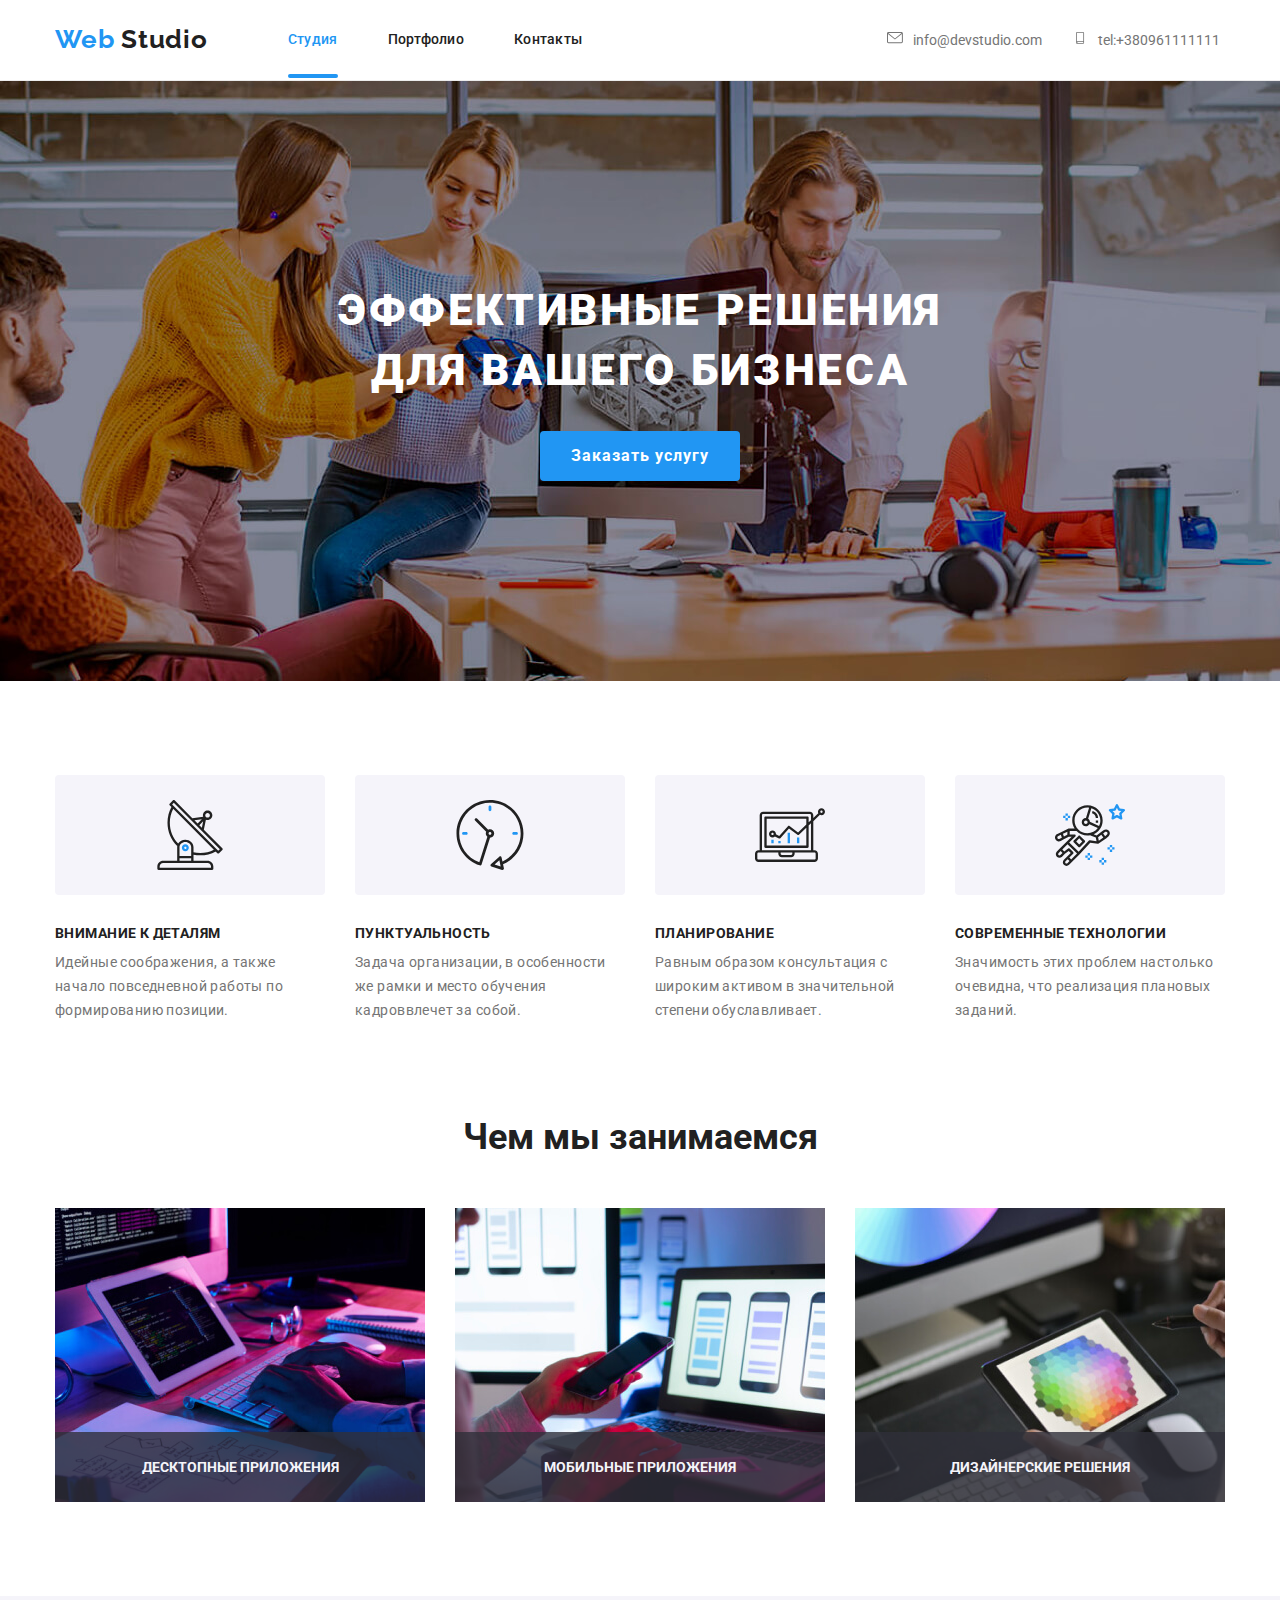
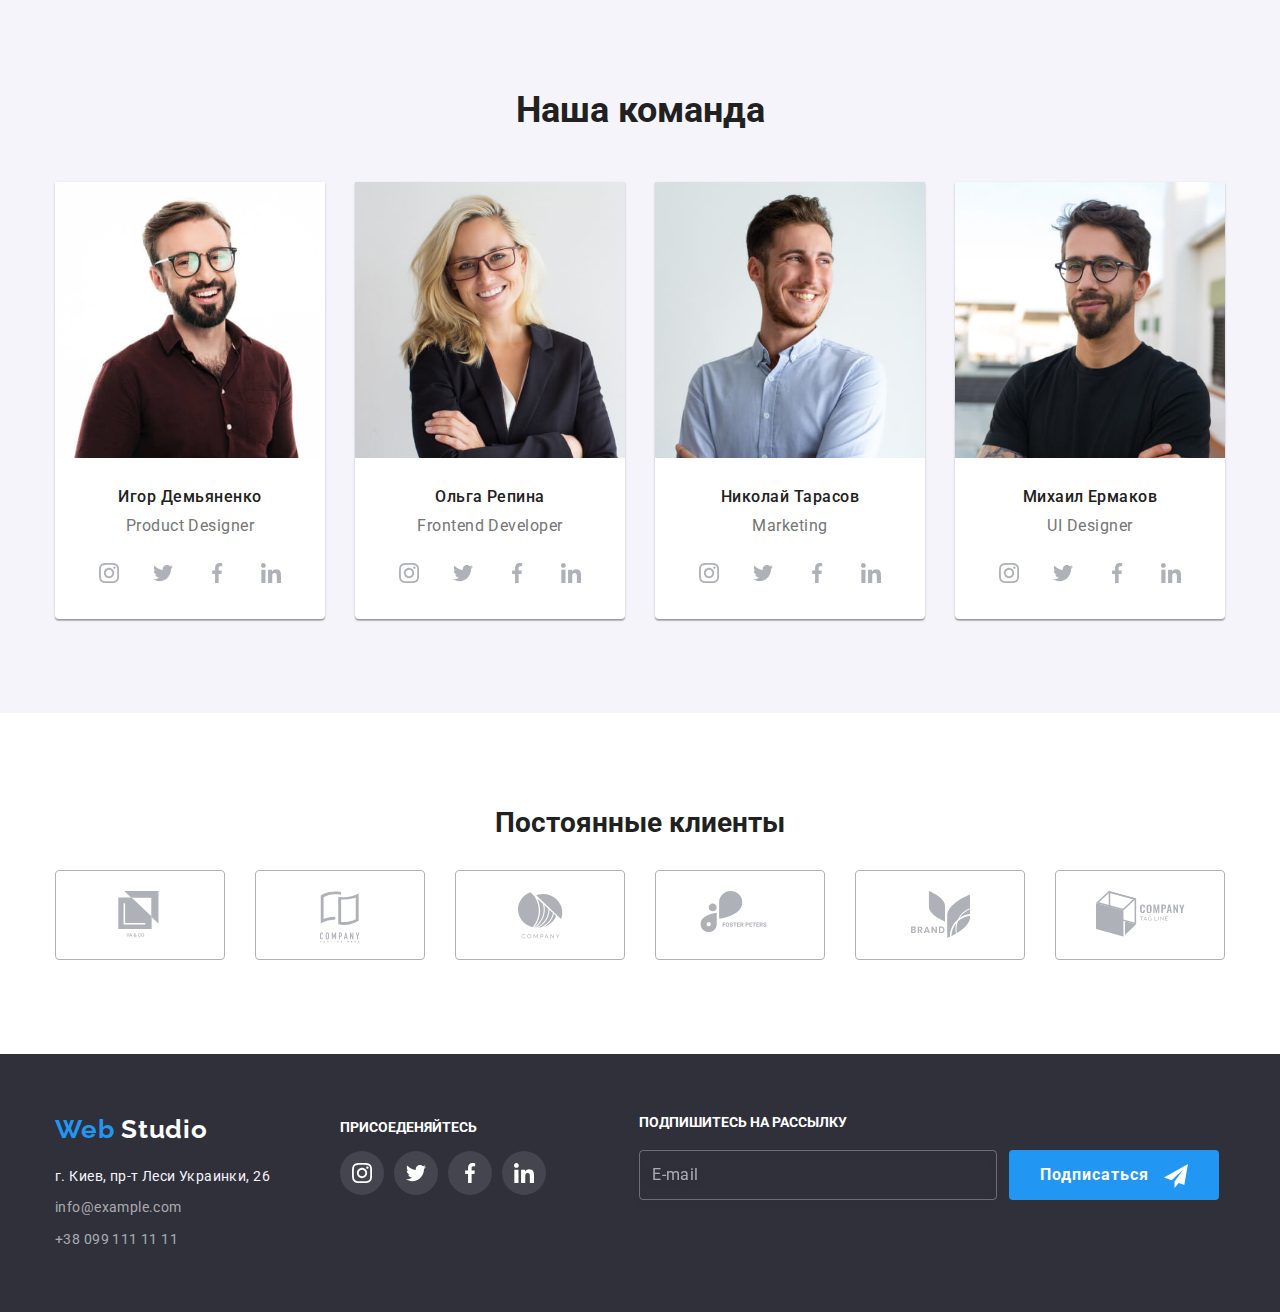
<file: index.html>
<!DOCTYPE html>
<html lang="ru">
  <head>
    <meta charset="UTF-8" />
    <meta name="viewport" content="width=device-width, initial-scale=1.0" />
    <title>Веб студия</title>
    <link
      href="https://fonts.googleapis.com/css2?family=Raleway:wght@700&family=Roboto:wght@400;500;700;900&display=swap"
      rel="stylesheet"
    />
    <link rel="stylesheet" href="./css/main.min.css" />
  </head>
  <body>
    <!--Header + Navigation-->
    <header>
      <div class="header-thumb">
        <div class="page-header container">
          <a href="./index.html" class="logo-nav">
            <span class="logo-part">Web</span>
            Studio
          </a>
          <button
            type="button"
            class="menu-btn"
            aria-expanted="false"
            aria-controls="menu-wrapper"
            data-menu-button
          >
            <svg class="menu-btn-svg" height="40" width="40">
              <use
                href="./svg-icon/sprite.svg#icon-burger"
                class="icon-burger"
              ></use>
              <use
                href="./svg-icon/sprite.svg#icon-close"
                class="icon-close"
              ></use>
            </svg>
          </button>
          <div class="menu-wrapper" data-menu>
            <nav class="page-nav">
              <ul class="site-nav">
                <li><a href="./index.html" class="link current">Студия</a></li>
                <li>
                  <a href="./portfolio.html" target="_self" class="link">
                    Портфолио
                  </a>
                </li>
                <li><a href="" class="link">Контакты</a></li>
              </ul>
            </nav>
            <div class="header-utils">
              <address class="head-address">
                <button class="head-address-button">
                  <svg class="head-address-icon email">
                    <use href="./svg-icon/sprite.svg#icon-envelope"></use>
                  </svg>
                  info@devstudio.com
                </button>
                <button class="head-address-button">
                  <svg class="head-address-icon phone">
                    <use href="./svg-icon/sprite.svg#icon-smartphone"></use>
                  </svg>
                  tel:+380961111111
                </button>
              </address>
            </div>
          </div>
        </div>
      </div>
    </header>
    <main>
      <!--Эффективные решения для вашего бизнеса-->
      <section class="hero">
        <div class="hero-container container">
          <h1 class="hero-title">эффективные решения для вашего бизнеса</h1>
          <button type="button" class="button primary" data-modal-open>
            Заказать услугу
          </button>
        </div>
      </section>
      <!--Наше преимущество-->
      <section class="advantage container">
        <h2 class="hide-title">Наше преимущество</h2>
        <ul class="advantage-list">
          <li class="advantage-list-item">
            <div class="icon-card">
              <svg class="icon">
                <use href="./svg-icon/sprite.svg#icon-antenna"></use>
              </svg>
            </div>
            <h3 class="section-title">Внимание к деталям</h3>
            <p class="section-text">
              Идейные соображения, а также начало повседневной работы по
              формированию позиции.
            </p>
          </li>
          <li class="advantage-list-item">
            <div class="icon-card">
              <svg class="icon">
                <use href="./svg-icon/sprite.svg#icon-clock"></use>
              </svg>
            </div>
            <h3 class="section-title">Пунктуальность</h3>
            <p class="section-text">
              Задача организации, в особенности же рамки и место обучения
              кадроввлечет за собой.
            </p>
          </li>
          <li class="advantage-list-item">
            <div class="icon-card">
              <svg class="icon">
                <use href="./svg-icon/sprite.svg#icon-diagram"></use>
              </svg>
            </div>
            <h3 class="section-title">Планирование</h3>
            <p class="section-text">
              Равным образом консультация с широким активом в значительной
              степени обуславливает.
            </p>
          </li>
          <li class="advantage-list-item">
            <div class="icon-card">
              <svg class="icon">
                <use href="./svg-icon/sprite.svg#icon-astronaut"></use>
              </svg>
            </div>
            <h3 class="section-title">Современные технологии</h3>
            <p class="section-text">
              Значимость этих проблем настолько очевидна, что реализация
              плановых заданий.
            </p>
          </li>
        </ul>
      </section>
      <!--Чем мы занимаемся-->
      <section class="work">
        <h2 class="work-title">Чем мы занимаемся</h2>
        <ul class="work-list">
          <li class="work-item">
            <a href="#">
              <img
                srcset="./images/desctop.jpg 1x, ./images/desctop@2x.jpg 2x"
                src="./images/desctop.jpg"
                alt="Десктопные приложения"
                width="100%"
              />
            </a>
            <p class="work-title-name">ДЕСКТОПНЫЕ ПРИЛОЖЕНИЯ</p>
          </li>
          <li class="work-item">
            <a href="#">
              <img
                srcset="./images/mobile.jpg 1x, ./images/mobile@2x.jpg 2x"
                src="./images/mobile.jpg"
                alt="Мобильные приложения"
                width="100%"
              />
            </a>
            <p class="work-title-name">МОБИЛЬНЫЕ ПРИЛОЖЕНИЯ</p>
          </li>
          <li class="work-item">
            <a href="#">
              <img
                srcset="./images/design.jpg 1x, ./images/design@2x.jpg 2x"
                src="./images/design.jpg"
                alt="Дизайнерские решения"
                width="100%"
              />
            </a>
            <p class="work-title-name">ДИЗАЙНЕРСКИЕ РЕШЕНИЯ</p>
          </li>
        </ul>
      </section>
      <!--Наша команда-->
      <section class="team-section">
        <h2 class="work-title">Наша команда</h2>
        <ul class="our-team container">
          <li class="our-team-card">
            <img
              src="./images/Ihor_Demianenko.jpg"
              srcset="
                ./images/Ihor_Demianenko.jpg    1x,
                ./images/Ihor_Demianenko@2x.jpg 2x
              "
              alt="Игор Демьяненко"
              width="100%"
            />
            <h3 class="team-member">Игор Демьяненко</h3>
            <p class="team-work">Product Designer</p>
            <ul class="social-list">
              <li class="social-list-item">
                <a href="" aria-label="Instagram" class="social-list-item-link">
                  <svg class="social-list-item-link-svg">
                    <use href="./svg-icon/sprite.svg#icon-instagram"></use>
                  </svg>
                </a>
              </li>
              <li class="social-list-item">
                <a href="" aria-label="Instagram" class="social-list-item-link">
                  <svg class="social-list-item-link-svg">
                    <use href="./svg-icon/sprite.svg#icon-twitter"></use>
                  </svg>
                </a>
              </li>
              <li class="social-list-item">
                <a href="" aria-label="Instagram" class="social-list-item-link">
                  <svg class="social-list-item-link-svg">
                    <use href="./svg-icon/sprite.svg#icon-facebook"></use>
                  </svg>
                </a>
              </li>
              <li class="social-list-item">
                <a href="" aria-label="Instagram" class="social-list-item-link">
                  <svg class="social-list-item-link-svg">
                    <use href="./svg-icon/sprite.svg#icon-linkedin"></use>
                  </svg>
                </a>
              </li>
            </ul>
          </li>
          <li class="our-team-card">
            <img
              src="./images/Olha_Repina.jpg"
              srcset="
                ./images/Olha_Repina.jpg    1x,
                ./images/Olha_Repina@2x.jpg 2x
              "
              alt="Ольга Репина"
              width="100%"
            />
            <h3 class="team-member">Ольга Репина</h3>
            <p class="team-work">Frontend Developer</p>
            <ul class="social-list">
              <li class="social-list-item">
                <a href="" aria-label="Instagram" class="social-list-item-link">
                  <svg class="social-list-item-link-svg">
                    <use href="./svg-icon/sprite.svg#icon-instagram"></use>
                  </svg>
                </a>
              </li>
              <li class="social-list-item">
                <a href="" aria-label="Instagram" class="social-list-item-link">
                  <svg class="social-list-item-link-svg">
                    <use href="./svg-icon/sprite.svg#icon-twitter"></use>
                  </svg>
                </a>
              </li>
              <li class="social-list-item">
                <a href="" aria-label="Instagram" class="social-list-item-link">
                  <svg class="social-list-item-link-svg">
                    <use href="./svg-icon/sprite.svg#icon-facebook"></use>
                  </svg>
                </a>
              </li>
              <li class="social-list-item">
                <a href="" aria-label="Instagram" class="social-list-item-link">
                  <svg class="social-list-item-link-svg">
                    <use href="./svg-icon/sprite.svg#icon-linkedin"></use>
                  </svg>
                </a>
              </li>
            </ul>
          </li>
          <li class="our-team-card">
            <img
              src="./images/Nick_Tarasov.jpg"
              srcset="
                ./images/Nick_Tarasov.jpg    1x,
                ./images/Nick_Tarasov@2x.jpg 2x
              "
              alt="Андрей Шевченко"
              width="100%"
            />
            <h3 class="team-member">Николай Тарасов</h3>
            <p class="team-work">Marketing</p>
            <ul class="social-list">
              <li class="social-list-item">
                <a href="" aria-label="Instagram" class="social-list-item-link">
                  <svg class="social-list-item-link-svg">
                    <use href="./svg-icon/sprite.svg#icon-instagram"></use>
                  </svg>
                </a>
              </li>
              <li class="social-list-item">
                <a href="" aria-label="Instagram" class="social-list-item-link">
                  <svg class="social-list-item-link-svg">
                    <use href="./svg-icon/sprite.svg#icon-twitter"></use>
                  </svg>
                </a>
              </li>
              <li class="social-list-item">
                <a href="" aria-label="Instagram" class="social-list-item-link">
                  <svg class="social-list-item-link-svg">
                    <use href="./svg-icon/sprite.svg#icon-facebook"></use>
                  </svg>
                </a>
              </li>
              <li class="social-list-item">
                <a href="" aria-label="Instagram" class="social-list-item-link">
                  <svg class="social-list-item-link-svg">
                    <use href="./svg-icon/sprite.svg#icon-linkedin"></use>
                  </svg>
                </a>
              </li>
            </ul>
          </li>
          <li class="our-team-card">
            <img
              src="./images/Michael_Ermakov.jpg"
              srcset="
                ./images/Michael_Ermakov.jpg    1x,
                ./images/Michael_Ermakov@2x.jpg 2x
              "
              alt="Михаил Ермаков"
              width="100%"
            />
            <h3 class="team-member">Михаил Ермаков</h3>
            <p class="team-work">UI Designer</p>
            <ul class="social-list">
              <li class="social-list-item">
                <a href="" aria-label="Instagram" class="social-list-item-link">
                  <svg class="social-list-item-link-svg">
                    <use href="./svg-icon/sprite.svg#icon-instagram"></use>
                  </svg>
                </a>
              </li>
              <li class="social-list-item">
                <a href="" aria-label="Instagram" class="social-list-item-link">
                  <svg class="social-list-item-link-svg">
                    <use href="./svg-icon/sprite.svg#icon-twitter"></use>
                  </svg>
                </a>
              </li>
              <li class="social-list-item">
                <a href="" aria-label="Instagram" class="social-list-item-link">
                  <svg class="social-list-item-link-svg">
                    <use href="./svg-icon/sprite.svg#icon-facebook"></use>
                  </svg>
                </a>
              </li>
              <li class="social-list-item">
                <a href="" aria-label="Instagram" class="social-list-item-link">
                  <svg class="social-list-item-link-svg">
                    <use href="./svg-icon/sprite.svg#icon-linkedin"></use>
                  </svg>
                </a>
              </li>
            </ul>
          </li>
        </ul>
      </section>
      <!--Постоянные клиенты-->
      <section class="client">
        <h2 class="work-title">Постоянные клиенты</h2>
        <ul class="client-list container">
          <li class="box">
            <a href="" class="box-link">
              <svg class="box-link-svg first-logo">
                <use href="./svg-icon/sprite.svg#icon-logo_1"></use>
              </svg>
            </a>
          </li>
          <li class="box">
            <a href="" class="box-link">
              <svg class="box-link-svg second-logo">
                <use href="./svg-icon/sprite.svg#icon-logo_2"></use>
              </svg>
            </a>
          </li>
          <li class="box">
            <a href="" class="box-link">
              <svg class="box-link-svg third-logo">
                <use href="./svg-icon/sprite.svg#icon-logo_3"></use>
              </svg>
            </a>
          </li>
          <li class="box">
            <a href="" class="box-link">
              <svg class="box-link-svg fourth-logo">
                <use href="./svg-icon/sprite.svg#icon-logo_4"></use>
              </svg>
            </a>
          </li>
          <li class="box">
            <a href="" class="box-link">
              <svg class="box-link-svg fifth-logo">
                <use href="./svg-icon/sprite.svg#icon-logo_5"></use>
              </svg>
            </a>
          </li>
          <li class="box">
            <a href="" class="box-link">
              <svg class="box-link-svg sixth-logo">
                <use href="./svg-icon/sprite.svg#icon-logo_6"></use>
              </svg>
            </a>
          </li>
        </ul>
      </section>
    </main>
    <!--Footer-->
    <footer class="footer">
      <div class="footer-thumb container">
        <div class="footer-list">
          <div class="footer-ad-list">
            <a href="./index.html" class="logo-footer-nav">
              <span class="logo-blue">Web</span>
              <span class="logo-white">Studio</span>
            </a>
            <address class="footer-ad-items">
              <a href="" class="street-adress">
                г. Киев, пр-т Леси Украинки, 26
              </a>
              <a href="" class="contact-adress">info@example.com</a>
              <a href="" class="contact-adress">+38 099 111 11 11</a>
            </address>
          </div>
          <div class="footer-social-link">
            <span class="footer-text"><b>ПРИСОЕДЕНЯЙТЕСЬ</b></span>
            <ul class="social-list">
              <li class="social-list-item">
                <a
                  href=""
                  aria-label="Instagram"
                  class="social-list-item-link footer-link"
                >
                  <svg class="social-list-item-link-svg footer-svg">
                    <use href="./svg-icon/sprite.svg#icon-instagram"></use>
                  </svg>
                </a>
              </li>
              <li class="social-list-item">
                <a
                  href=""
                  aria-label="Twitter"
                  class="social-list-item-link footer-link"
                >
                  <svg class="social-list-item-link-svg footer-svg">
                    <use href="./svg-icon/sprite.svg#icon-twitter"></use>
                  </svg>
                </a>
              </li>
              <li class="social-list-item">
                <a
                  href=""
                  aria-label="Facebook"
                  class="social-list-item-link footer-link"
                >
                  <svg class="social-list-item-link-svg footer-svg">
                    <use href="./svg-icon/sprite.svg#icon-facebook"></use>
                  </svg>
                </a>
              </li>
              <li class="social-list-item">
                <a
                  href=""
                  aria-label="LinkedIn"
                  class="social-list-item-link footer-link"
                >
                  <svg class="social-list-item-link-svg footer-svg">
                    <use href="./svg-icon/sprite.svg#icon-linkedin"></use>
                  </svg>
                </a>
              </li>
            </ul>
          </div>
        </div>
        <div class="footer-mail">
          <span class="footer-text"><b>Подпишитесь на рассылку</b></span>
          <div class="footer-form">
            <form action="#">
              <div class="footer-form-field">
                <div>
                  <input
                    class="footer-form-input"
                    name="user-email"
                    type="email"
                    placeholder="E-mail"
                  />
                </div>
                <div class="buttton-icon-send">
                  <button type="submit" class="button primary">
                    Подписаться
                    <svg class="icon-send-svg">
                      <use href="./svg-icon/sprite.svg#icon-icon_send"></use>
                    </svg>
                  </button>
                </div>
              </div>
            </form>
          </div>
        </div>
      </div>
    </footer>
    <!-- /*Backdrop*/ -->
    <div class="backdrop is-hidden" data-modal>
      <form action="#" class="modal-form">
        <button
          data-modal-close
          type="button"
          class="modal-form-input-button-close"
        >
          <svg class="modal-form-input-svg-close" width="11" height="11">
            <use href="./svg-icon/sprite.svg#icon-cross"></use>
          </svg>
        </button>
        <div class="modal-form-thumb">
          <h2 class="modal-form-title">
            Оставьте свои данные, мы вам перезвоним
          </h2>
          <div class="modal-form-wrapper">
            <input
              type="text"
              name="user-name"
              class="modal-form-input"
              id="name"
              placeholder=" "
              required
            />
            <label for="name" class="modal-form-label">Имя</label>
            <svg class="modal-form-input-svg" width="12" height="12">
              <use href="./svg-icon/sprite.svg#user-name"></use>
            </svg>
          </div>
          <div class="modal-form-wrapper">
            <input
              type="tel"
              name="user-phone"
              class="modal-form-input"
              id="phone"
              placeholder=" "
              required
            />
            <label for="phone" class="modal-form-label">Телефон</label>
            <svg class="modal-form-input-svg" width="13" height="13">
              <use href="./svg-icon/sprite.svg#user-phone"></use>
            </svg>
          </div>
          <div class="modal-form-wrapper">
            <input
              type="email"
              name="user-email"
              class="modal-form-input"
              placeholder=" "
              id="mail"
              required
            />
            <label for="mail" class="modal-form-label">Почта</label>
            <svg class="modal-form-input-svg" width="15" height="12">
              <use href="./svg-icon/sprite.svg#user-massage"></use>
            </svg>
          </div>
          <div class="modal-form-massage">
            <textarea
              name="user-massage"
              id="user-massage"
              placeholder="Введите текст"
              class="modal-form-massage-textarea"
            ></textarea>
            <label for="user-massage" class="modal-form-massage-label">
              Комментарий
            </label>
          </div>
          <div class="modal-form-confidentional">
            <input
              type="checkbox"
              name="policy"
              value="accept-policy"
              class="modal-form-checkbox"
            />
            <span class="modal-form-confidentional-text">
              Соглашаюсь с рассылкой и принимаю
              <a href="" class="modal-form-confidentional-link">
                Условия договора
              </a>
            </span>
          </div>
          <button type="submit" class="button primary modal-btn">
            Отправить
          </button>
        </div>
      </form>
    </div>
    <script src="./js/modal.js"></script>
    <script src="./js/menu.js"></script>
  </body>
</html>
</file>
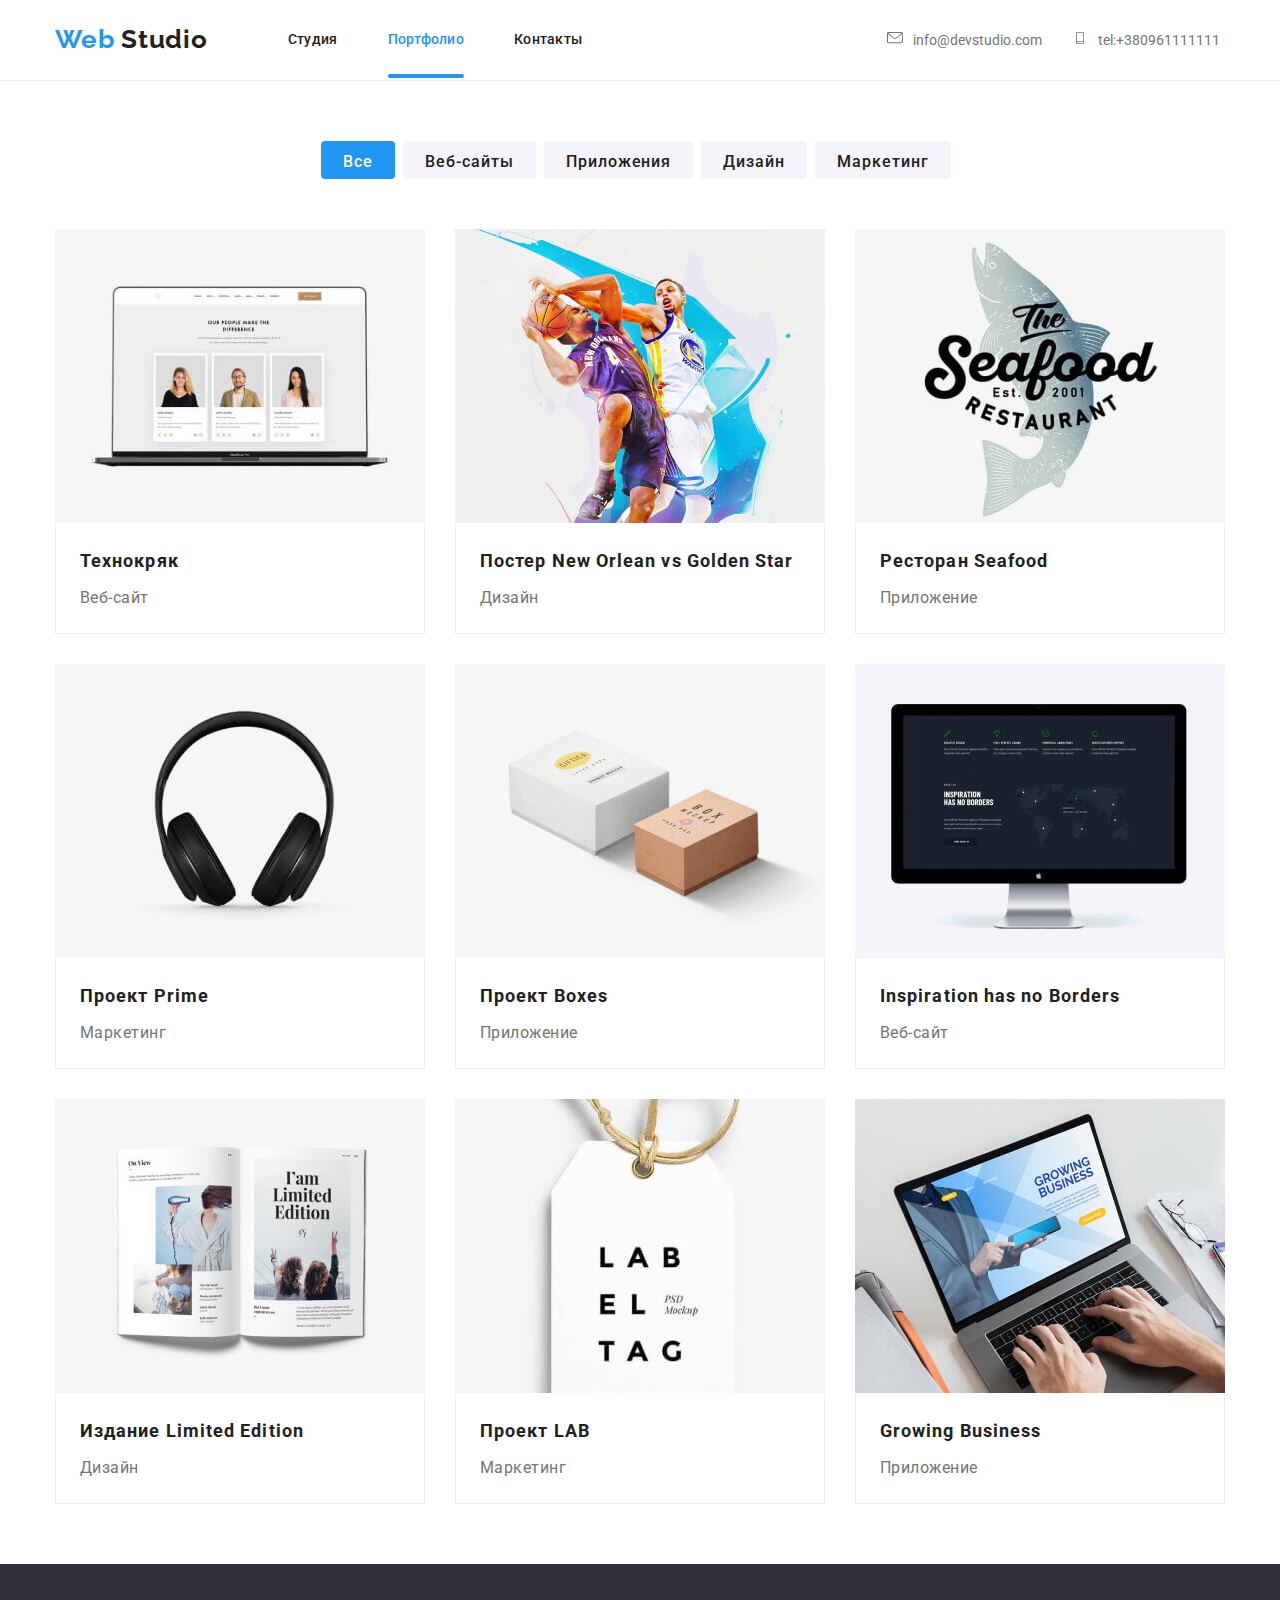
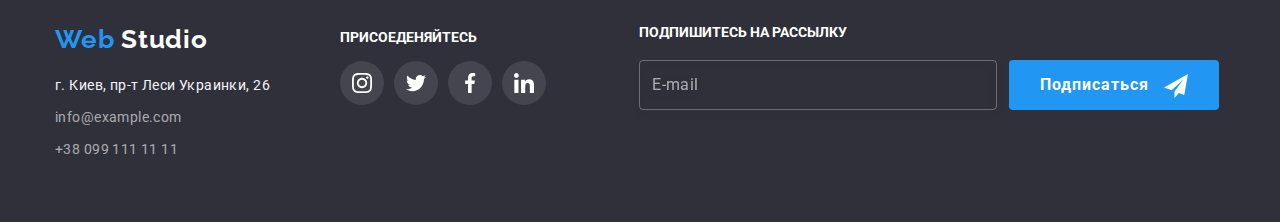
<file: portfolio.html>
<!DOCTYPE html>
<html lang="ru">
  <head>
    <meta charset="UTF-8" />
    <meta name="viewport" content="width=device-width, initial-scale=1.0" />
    <title>Портфолио</title>
    <link
      href="https://fonts.googleapis.com/css2?family=Raleway:wght@700&family=Roboto:wght@400;500;700;900&display=swap"
      rel="stylesheet"
    />
    <link rel="stylesheet" href="./css/portfolio.min.css" />
    <link
      rel="stylesheet"
      href="https://cdnjs.cloudflare.com/ajax/libs/animate.css/4.0.0/animate.min.css"
    />
  </head>
  <body>
    <!--Header + Navigation-->
    <header>
      <div class="header-thumb">
        <div class="page-header container">
          <a href="./index.html" class="logo-nav">
            <span class="logo-part">Web</span>
            Studio
          </a>
          <button
            type="button"
            class="menu-btn"
            aria-expanted="false"
            aria-controls="menu-wrapper"
            data-menu-button
          >
            <svg class="menu-btn-svg" height="40" width="40">
              <use
                href="./svg-icon/sprite.svg#icon-burger"
                class="icon-burger"
              ></use>
              <use
                href="./svg-icon/sprite.svg#icon-close"
                class="icon-close"
              ></use>
            </svg>
          </button>
          <div class="menu-wrapper" data-menu>
            <nav class="page-nav">
              <ul class="site-nav">
                <li><a href="./index.html" class="link">Студия</a></li>
                <li>
                  <a
                    href="./portfolio.html"
                    target="_self"
                    class="link current"
                  >
                    Портфолио
                  </a>
                </li>
                <li><a href="" class="link">Контакты</a></li>
              </ul>
            </nav>
            <div class="header-utils">
              <address class="head-address">
                <button class="head-address-button">
                  <svg class="head-address-icon email">
                    <use href="./svg-icon/sprite.svg#icon-envelope"></use>
                  </svg>
                  info@devstudio.com
                </button>
                <button class="head-address-button">
                  <svg class="head-address-icon phone">
                    <use href="./svg-icon/sprite.svg#icon-smartphone"></use>
                  </svg>
                  tel:+380961111111
                </button>
              </address>
            </div>
          </div>
        </div>
      </div>
    </header>
    <main>
      <!--Меню выбора элементов-->
      <section class="container">
        <h1 class="hide-title">Меню выбора элементов</h1>
        <ul class="button-list">
          <li class="button-list-item">
            <button type="button" class="button primary choose">Все</button>
          </li>
          <li class="button-list-item">
            <button type="button" class="button secondary choose">
              Веб-сайты
            </button>
          </li>
          <li class="button-list-item">
            <button type="button" class="button secondary choose">
              Приложения
            </button>
          </li>
          <li class="button-list-item">
            <button type="button" class="button secondary choose">
              Дизайн
            </button>
          </li>
          <li class="button-list-item">
            <button type="button" class="button secondary choose">
              Маркетинг
            </button>
          </li>
        </ul>
      </section>
      <!--Портфолио-->
      <section>
        <h2 class="hide-title">Портфолио</h2>
        <ul class="portfolio-list container">
          <li class="flex-elements">
            <div class="card">
              <div class="card-image">
                <img
                  src="./img-portfolio/notebook.jpg"
                  srcset="
                    ./img-portfolio/notebook.jpg    1x,
                    ./img-portfolio/notebook@2x.jpg 2x
                  "
                  width="100%"
                  alt="Технокряк"
                />
                <div class="overlay animate__slideInUp">
                  <p class="overlay-text">
                    Технокряк это современная площадка распространения
                    коронавируса. Компании используют эту платформу для
                    цифрового шпионажа и атак на защищённые сервера конкурентов.
                  </p>
                </div>
              </div>
              <div class="card-content">
                <h3 class="title-post">Технокряк</h3>
                <p class="team-work card-text">Веб-сайт</p>
              </div>
            </div>
          </li>
          <li class="flex-elements">
            <div class="card">
              <div class="overlay-img">
                <img
                  class="card-image"
                  src="./img-portfolio/basketball.jpg"
                  srcset="
                    ./img-portfolio/basketball.jpg    1x,
                    ./img-portfolio/basketball@2x.jpg 2x
                  "
                  width="100%"
                  alt="Постер New Orlean vs Golden Star"
                />
              </div>
              <div class="card-content">
                <h3 class="title-post">Постер New Orlean vs Golden Star</h3>
                <p class="team-work card-text">Дизайн</p>
              </div>
            </div>
          </li>
          <li class="flex-elements">
            <div class="card">
              <img
                class="card-image"
                src="./img-portfolio/restaurant.jpg"
                srcset="
                  ./img-portfolio/restaurant.jpg    1x,
                  ./img-portfolio/restaurant@2x.jpg 2x
                "
                width="100%"
                alt="Ресторан Seafood"
              />
              <div class="card-content">
                <h3 class="title-post">Ресторан Seafood</h3>
                <p class="team-work card-text">Приложение</p>
              </div>
            </div>
          </li>
          <li class="flex-elements">
            <div class="card">
              <img
                class="card-image"
                src="./img-portfolio/headphones.jpg"
                srcset="
                  ./img-portfolio/headphones.jpg    1x,
                  ./img-portfolio/headphones@2x.jpg 2x
                "
                width="100%"
                alt="Проект Prime"
              />
              <div class="card-content">
                <h3 class="title-post">Проект Prime</h3>
                <p class="team-work card-text">Маркетинг</p>
              </div>
            </div>
          </li>
          <li class="flex-elements">
            <div class="card">
              <img
                class="card-image"
                src="./img-portfolio/cardbords.jpg"
                srcset="
                  ./img-portfolio/cardbords.jpg    1x,
                  ./img-portfolio/cardbords@2x.jpg 2x
                "
                width="100%"
                alt="Проект Boxes"
              />
              <div class="card-content">
                <h3 class="title-post">Проект Boxes</h3>
                <p class="team-work card-text">Приложение</p>
              </div>
            </div>
          </li>
          <li class="flex-elements">
            <div class="card">
              <img
                class="card-image"
                src="./img-portfolio/screen.jpg"
                srcset="
                  ./img-portfolio/screen.jpg    1x,
                  ./img-portfolio/screen@2x.jpg 2x
                "
                width="100%"
                alt="Inspiration has no Borders"
              />
              <div class="card-content">
                <h3 class="title-post">Inspiration has no Borders</h3>
                <p class="team-work card-text">Веб-сайт</p>
              </div>
            </div>
          </li>
          <li class="flex-elements">
            <div class="card">
              <img
                class="card-image"
                src="./img-portfolio/journal.jpg"
                srcset="
                  ./img-portfolio/journal.jpg    1x,
                  ./img-portfolio/journal@2x.jpg 2x
                "
                width="100%"
                alt="Издание Limited Edition"
              />
              <div class="card-content">
                <h3 class="title-post">Издание Limited Edition</h3>
                <p class="team-work card-text">Дизайн</p>
              </div>
            </div>
          </li>
          <li class="flex-elements">
            <div class="card">
              <img
                class="card-image"
                src="./img-portfolio/label.jpg"
                srcset="
                  ./img-portfolio/label.jpg    1x,
                  ./img-portfolio/label@2x.jpg 2x
                "
                width="100%"
                alt="Проект LAB"
              />
              <div class="card-content">
                <h3 class="title-post">Проект LAB</h3>
                <p class="team-work card-text">Маркетинг</p>
              </div>
            </div>
          </li>
          <li class="flex-elements">
            <div class="card">
              <img
                class="card-image"
                src="./img-portfolio/grow.jpg"
                srcset="
                  ./img-portfolio/grow.jpg    1x,
                  ./img-portfolio/grow@2x.jpg 2x
                "
                width="100%"
                alt="Growing Business"
              />
              <div class="card-content">
                <h3 class="title-post">Growing Business</h3>
                <p class="team-work card-text">Приложение</p>
              </div>
            </div>
          </li>
        </ul>
      </section>
    </main>
    <!--Footer-->
    <footer class="footer">
      <div class="footer-thumb container">
        <div class="footer-list">
          <div class="footer-ad-list">
            <a href="./index.html" class="logo-footer-nav">
              <span class="logo-blue">Web</span>
              <span class="logo-white">Studio</span>
            </a>
            <address class="footer-ad-items">
              <a href="" class="street-adress">
                г. Киев, пр-т Леси Украинки, 26
              </a>
              <a href="" class="contact-adress">info@example.com</a>
              <a href="" class="contact-adress">+38 099 111 11 11</a>
            </address>
          </div>
          <div class="footer-social-link">
            <span class="footer-text"><b>ПРИСОЕДЕНЯЙТЕСЬ</b></span>
            <ul class="social-list">
              <li class="social-list-item">
                <a
                  href=""
                  aria-label="Instagram"
                  class="social-list-item-link footer-link"
                >
                  <svg class="social-list-item-link-svg footer-svg">
                    <use href="./svg-icon/sprite.svg#icon-instagram"></use>
                  </svg>
                </a>
              </li>
              <li class="social-list-item">
                <a
                  href=""
                  aria-label="Twitter"
                  class="social-list-item-link footer-link"
                >
                  <svg class="social-list-item-link-svg footer-svg">
                    <use href="./svg-icon/sprite.svg#icon-twitter"></use>
                  </svg>
                </a>
              </li>
              <li class="social-list-item">
                <a
                  href=""
                  aria-label="Facebook"
                  class="social-list-item-link footer-link"
                >
                  <svg class="social-list-item-link-svg footer-svg">
                    <use href="./svg-icon/sprite.svg#icon-facebook"></use>
                  </svg>
                </a>
              </li>
              <li class="social-list-item">
                <a
                  href=""
                  aria-label="LinkedIn"
                  class="social-list-item-link footer-link"
                >
                  <svg class="social-list-item-link-svg footer-svg">
                    <use href="./svg-icon/sprite.svg#icon-linkedin"></use>
                  </svg>
                </a>
              </li>
            </ul>
          </div>
        </div>
        <div class="footer-mail">
          <span class="footer-text"><b>Подпишитесь на рассылку</b></span>
          <div class="footer-form">
            <form action="#">
              <div class="footer-form-field">
                <div>
                  <input
                    class="footer-form-input"
                    name="user-email"
                    type="email"
                    placeholder="E-mail"
                  />
                </div>
                <div class="buttton-icon-send">
                  <button type="submit" class="button primary">
                    Подписаться
                    <svg class="icon-send-svg">
                      <use href="./svg-icon/sprite.svg#icon-icon_send"></use>
                    </svg>
                  </button>
                </div>
              </div>
            </form>
          </div>
        </div>
      </div>
    </footer>
    <script src="./js/menu.js"></script>
  </body>
</html>
</file>
<file: css/main.min.css>
/*! normalize.css v8.0.1 | MIT License | github.com/necolas/normalize.css */html{line-height:1.15;-webkit-text-size-adjust:100%}body{margin:0}main{display:block}h1{font-size:2em;margin:0.67em 0}hr{-webkit-box-sizing:content-box;box-sizing:content-box;height:0;overflow:visible}pre{font-family:monospace, monospace;font-size:1em}a{background-color:transparent}abbr[title]{border-bottom:none;text-decoration:underline;-webkit-text-decoration:underline dotted;text-decoration:underline dotted}b,strong{font-weight:bolder}code,kbd,samp{font-family:monospace, monospace;font-size:1em}small{font-size:80%}sub,sup{font-size:75%;line-height:0;position:relative;vertical-align:baseline}sub{bottom:-0.25em}sup{top:-0.5em}img{border-style:none}button,input,optgroup,select,textarea{font-family:inherit;font-size:100%;line-height:1.15;margin:0}button,input{overflow:visible}button,select{text-transform:none}button,[type="button"],[type="reset"],[type="submit"]{-webkit-appearance:button}button::-moz-focus-inner,[type="button"]::-moz-focus-inner,[type="reset"]::-moz-focus-inner,[type="submit"]::-moz-focus-inner{border-style:none;padding:0}button:-moz-focusring,[type="button"]:-moz-focusring,[type="reset"]:-moz-focusring,[type="submit"]:-moz-focusring{outline:1px dotted ButtonText}fieldset{padding:0.35em 0.75em 0.625em}legend{-webkit-box-sizing:border-box;box-sizing:border-box;color:inherit;display:table;max-width:100%;padding:0;white-space:normal}progress{vertical-align:baseline}textarea{overflow:auto}[type="checkbox"],[type="radio"]{-webkit-box-sizing:border-box;box-sizing:border-box;padding:0}[type="number"]::-webkit-inner-spin-button,[type="number"]::-webkit-outer-spin-button{height:auto}[type="search"]{-webkit-appearance:textfield;outline-offset:-2px}[type="search"]::-webkit-search-decoration{-webkit-appearance:none}::-webkit-file-upload-button{-webkit-appearance:button;font:inherit}details{display:block}summary{display:list-item}template{display:none}[hidden]{display:none}html{-webkit-box-sizing:border-box;box-sizing:border-box}*,*::before,*::after{-webkit-box-sizing:inherit;box-sizing:inherit}body{background-color:#ffffff;color:#757575;font-family:Roboto;font-weight:400;font-size:14px}ul{list-style:none;margin:0;padding:0}h1,h2,h3,h4,h5,h6,p{margin:0;padding:0}a{text-decoration:none}img{display:block;max-width:100%;height:auto}input{padding:0px}body.modal-open{overflow:hidden}.hide-title{display:none}.container{padding-right:15px;padding-left:15px}@media screen and (min-width: 480px){.container{width:480px;margin:0 auto}}@media screen and (min-width: 768px){.container{width:768px}}@media screen and (min-width: 1200px){.container{width:1200px}}.is-hidden{opacity:0;visibility:hidden;pointer-events:none}.backdrop{position:fixed;left:0;top:0;display:-webkit-box;display:-ms-flexbox;display:flex;width:100%;height:100%;-webkit-box-pack:center;-ms-flex-pack:center;justify-content:center;-webkit-box-align:center;-ms-flex-align:center;align-items:center;background:rgba(0,0,0,0.2);z-index:200}.modal-form{position:relative;top:0px;width:450px;background-color:#fff;border-radius:4px;-webkit-box-shadow:0px 1px 3px rgba(0,0,0,0.12),0px 1px 1px rgba(0,0,0,0.14),0px 2px 1px rgba(0,0,0,0.2);box-shadow:0px 1px 3px rgba(0,0,0,0.12),0px 1px 1px rgba(0,0,0,0.14),0px 2px 1px rgba(0,0,0,0.2)}.modal-form-title{font-weight:700;font-size:20px;line-height:1.5;letter-spacing:0.03em;text-align:center;color:#212121}.modal-form-label{top:-18px;font-size:12px}.modal-form-input{width:448px;height:40px;padding-left:42px;border:1px solid rgba(33,33,33,0.2);-webkit-box-sizing:border-box;box-sizing:border-box;border-radius:4px}.modal-form-input-svg{position:absolute;left:12px}.modal-form-input:hover,.modal-form-input:focus{border:1px solid #2196f3;cursor:pointer}.modal-form-input:hover+.modal-form-label{color:#2196f3}.modal-form-input:focus ~ .modal-form-input-svg{fill:#2196f3}.modal-form-input:hover ~ .modal-form-input-svg,.modal-form-input:not(:placeholder-shown) ~ .modal-form-input-svg{fill:#2196f3}.modal-form-input:focus+.modal-form-label,.modal-form-input:not(:placeholder-shown)+.modal-form-label{font-size:12px;color:#2196f3;-webkit-transition-duration:250ms;-o-transition-duration:250ms;transition-duration:250ms;-webkit-transition-timing-function:cubic-bezier(0.4, 0, 0.2, 1);-o-transition-timing-function:cubic-bezier(0.4, 0, 0.2, 1);transition-timing-function:cubic-bezier(0.4, 0, 0.2, 1)}.modal-form-massage{margin-top:28px;position:relative;height:120px;width:100%}.modal-form-massage-label{position:absolute;left:0px;top:-18px;font-size:12px}.modal-form-massage-textarea{width:100%;height:100%;resize:none;padding:12px 16px;border:1px solid rgba(33,33,33,0.2);-webkit-box-sizing:border-box;box-sizing:border-box;border-radius:4px}.modal-form-massage-textarea-label{position:absolute;left:0px;font-size:12px}.modal-form-massage-textarea:hover+.modal-form-massage-label{color:#2196f3}.modal-form-massage-textarea:hover,.modal-form-massage-textarea:focus{outline:none;border:1px solid #2196f3}.modal-form-massage-textarea::-webkit-input-placeholder{font-size:14px;line-height:16px;letter-spacing:0.01em;color:#757575}.modal-form-massage-textarea::-moz-placeholder{font-size:14px;line-height:16px;letter-spacing:0.01em;color:#757575}.modal-form-massage-textarea:-ms-input-placeholder{font-size:14px;line-height:16px;letter-spacing:0.01em;color:#757575}.modal-form-massage-textarea::-ms-input-placeholder{font-size:14px;line-height:16px;letter-spacing:0.01em;color:#757575}.modal-form-massage-textarea::placeholder{font-size:14px;line-height:16px;letter-spacing:0.01em;color:#757575}.modal-form-massage-textarea:focus::-webkit-input-placeholder{color:#2196f3}.modal-form-massage-textarea:focus::-moz-placeholder{color:#2196f3}.modal-form-massage-textarea:focus:-ms-input-placeholder{color:#2196f3}.modal-form-massage-textarea:focus::-ms-input-placeholder{color:#2196f3}.modal-form-massage-textarea:focus::placeholder{color:#2196f3}.modal-form-label{position:absolute}.modal-form-wrapper{position:relative;display:-webkit-box;display:-ms-flexbox;display:flex;-webkit-box-align:center;-ms-flex-align:center;align-items:center;margin-top:28px}.modal-form-confidentional{font-size:12px;display:-webkit-box;display:-ms-flexbox;display:flex;-webkit-box-align:center;-ms-flex-align:center;align-items:center;margin-top:20px}.modal-form-confidentional-text{margin-left:7px;line-height:1.71;letter-spacing:0.03em}.modal-form-confidentional-link{text-decoration:underline;color:#2196f3;line-height:1.71;letter-spacing:0.03em}.modal-form-checkbox{cursor:pointer;width:16px;height:15px}.modal-form-input-button-close{display:-webkit-box;display:-ms-flexbox;display:flex;-webkit-box-pack:center;-ms-flex-pack:center;justify-content:center;-webkit-box-align:center;-ms-flex-align:center;align-items:center;border:none;border-style:none;outline:none;position:absolute;top:8px;right:8px;width:30px;height:30px;cursor:pointer;margin:0;padding:0;background-color:#fff;border:1px solid rgba(0,0,0,0.1);-webkit-box-sizing:border-box;box-sizing:border-box;border-radius:50%}.modal-form-input-button-close:hover .modal-form-input-svg-close{fill:#2196f3}.modal-form-thumb{padding:40px;height:100%;text-align:center}@media screen and (max-width: 479px){.modal-form{width:calc(100% - 30px)}.modal-form-massage{width:100%}}@media screen and (min-width: 1200px){.modal-form{width:528px}.modal-form-massage-textarea::-webkit-input-placeholder{font-size:12px;line-height:1.166;letter-spacing:0.01em;color:rgba(117,117,117,0.5)}.modal-form-massage-textarea::-moz-placeholder{font-size:12px;line-height:1.166;letter-spacing:0.01em;color:rgba(117,117,117,0.5)}.modal-form-massage-textarea:-ms-input-placeholder{font-size:12px;line-height:1.166;letter-spacing:0.01em;color:rgba(117,117,117,0.5)}.modal-form-massage-textarea::-ms-input-placeholder{font-size:12px;line-height:1.166;letter-spacing:0.01em;color:rgba(117,117,117,0.5)}.modal-form-massage-textarea::placeholder{font-size:12px;line-height:1.166;letter-spacing:0.01em;color:rgba(117,117,117,0.5)}.modal-form-confidentional{font-size:14px;margin-left:12px}}.site-nav{font-weight:500;font-size:14px;line-height:1.14;letter-spacing:0.02em}.site-nav .link{position:relative;padding-top:31px;padding-bottom:31px;color:#212121}.site-nav .current::after{position:absolute;bottom:0;left:0;display:block;content:"";height:4px;width:100%;border-radius:2px;background-color:#2196f3}.site-nav .link:hover,.site-nav .link:focus{color:#2196f3}.site-nav .link.current{color:#2196f3}.header-thumb{border-bottom:1px solid #ececec}.menu-wrapper.is-open{-webkit-box-shadow:0px 4px 8px rgba(0,0,0,0.04),0px 2px 4px rgba(0,0,0,0.08),0px 1px 3px rgba(0,0,0,0.16);box-shadow:0px 4px 8px rgba(0,0,0,0.04),0px 2px 4px rgba(0,0,0,0.08),0px 1px 3px rgba(0,0,0,0.16)}@media screen and (max-width: 767px){.site-nav{text-align:center;font-size:18px;line-height:1.17}.site-nav .link{padding-top:10px;padding-bottom:10px}.menu-wrapper{position:absolute;top:100%;width:100%;left:0;padding-top:60px;padding-bottom:60px;-webkit-transform:translateY(-100%);-ms-transform:translateY(-100%);transform:translateY(-100%);background:#fff}.site-nav li:not(:last-child){margin-bottom:40px}.page-header{display:-webkit-box;display:-ms-flexbox;display:flex;-webkit-box-pack:justify;-ms-flex-pack:justify;justify-content:space-between;-webkit-box-align:center;-ms-flex-align:center;align-items:center;position:relative;z-index:200}.menu-btn{display:-webkit-box;display:-ms-flexbox;display:flex;-webkit-box-pack:center;-ms-flex-pack:center;justify-content:center;-webkit-box-align:center;-ms-flex-align:center;align-items:center;background-color:transparent;padding:0;height:40px;width:40px;border:none;z-index:100}.menu-btn.is-open .icon-close{display:block}.menu-btn.is-open .icon-burger{display:none}.menu-btn-svg{display:-webkit-box;display:-ms-flexbox;display:flex;-webkit-box-pack:center;-ms-flex-pack:center;justify-content:center;-webkit-box-align:center;-ms-flex-align:center;align-items:center}.icon-close{display:none}.menu-wrapper.is-open{display:block;-webkit-transform:translateY(.2%);-ms-transform:translateY(.2%);transform:translateY(.2%);-webkit-transition:-webkit-transform 500ms linear;transition:-webkit-transform 500ms linear;-o-transition:transform 500ms linear;transition:transform 500ms linear;transition:transform 500ms linear, -webkit-transform 500ms linear}.link{position:relative;display:inline-block;-webkit-transition-duration:250ms;-o-transition-duration:250ms;transition-duration:250ms;-webkit-transition-timing-function:cubic-bezier(0.4, 0, 0.2, 1);-o-transition-timing-function:cubic-bezier(0.4, 0, 0.2, 1);transition-timing-function:cubic-bezier(0.4, 0, 0.2, 1)}.header-utils{margin-top:60px}}@media screen and (min-width: 768px){.menu-btn{display:none}.page-header{display:-webkit-box;display:-ms-flexbox;display:flex;-webkit-box-align:center;-ms-flex-align:center;align-items:center}.site-nav{display:-webkit-box;display:-ms-flexbox;display:flex;-webkit-box-align:center;-ms-flex-align:center;align-items:center}.site-nav li:not(:last-child){margin-right:50px}.menu-wrapper{display:-webkit-box;display:-ms-flexbox;display:flex;-webkit-box-pack:justify;-ms-flex-pack:justify;justify-content:space-between;margin-left:80px}.page-nav{display:-webkit-box;display:-ms-flexbox;display:flex;-webkit-box-align:center;-ms-flex-align:center;align-items:center}}.logo-nav{font-family:Raleway;font-weight:700;font-size:24px;letter-spacing:0.03em;color:#212121;position:relative;z-index:200}.logo-part{color:#2196f3}.logo-footer-nav{font-family:Raleway;font-weight:700;font-size:24px;line-height:1.166;letter-spacing:0.03em;color:#212121}@media screen and (max-width: 767px){.logo-nav{line-height:1.167;padding-bottom:16px;padding-top:16px}}@media screen and (min-width: 768px){.logo-nav{padding-bottom:26px;padding-top:26px}}@media screen and (min-width: 1200px){.logo-nav{padding-top:24px;padding-bottom:25px;font-size:26px;line-height:1.19}.logo-footer-nav{font-size:26px}}.head-address-icon{fill:#757575}.head-address-button{display:block;border:none;background-color:transparent;color:#757575;border-style:none;padding:unset;cursor:pointer;outline:none;-webkit-transition-duration:250ms;-o-transition-duration:250ms;transition-duration:250ms;-webkit-transition-timing-function:cubic-bezier(0.4, 0, 0.2, 1);-o-transition-timing-function:cubic-bezier(0.4, 0, 0.2, 1);transition-timing-function:cubic-bezier(0.4, 0, 0.2, 1)}.head-address-button:hover{color:#2196f3;fill:#2196f3}.head-address-button:hover .head-address-icon{fill:#2196f3}@media screen and (max-width: 767px){.head-address{display:-webkit-box;display:-ms-flexbox;display:flex;-webkit-box-orient:vertical;-webkit-box-direction:normal;-ms-flex-direction:column;flex-direction:column;-webkit-box-pack:center;-ms-flex-pack:center;justify-content:center;-webkit-box-align:center;-ms-flex-align:center;align-items:center}.head-address-icon{width:16px;height:12px;margin-right:10px}.head-address .head-address-button{font-size:18px;line-height:1.166}.head-address-button:not(:last-child){margin-bottom:16px}}@media screen and (min-width: 768px){.head-address-button{display:-webkit-box;display:-ms-flexbox;display:flex;-webkit-box-pack:start;-ms-flex-pack:start;justify-content:flex-start;font-size:12px;line-height:1.166}.head-address-icon{width:14px;height:10px;margin-right:8px}.header-utils{margin-left:84px}}@media screen and (min-width: 768px) and (max-width: 1199px){.head-address-button:not(:last-child){margin-bottom:10px}}@media screen and (min-width: 1200px){.head-address{display:-webkit-box;display:-ms-flexbox;display:flex;-webkit-box-align:center;-ms-flex-align:center;align-items:center}.head-address-icon{width:16px;height:12px;margin-right:10px}.head-address-button{font-size:14px;line-height:1.142}.head-address-button:not(:last-child){margin-right:30px}.header-utils{margin-left:305px}}.button{display:inline-block;padding:10px 31px;border:none;border-radius:4px;min-width:200px;height:50px;font-size:16px;font-weight:700;line-height:1.87;letter-spacing:0.06em;cursor:pointer;border-style:none;outline:none;color:#fff;background-color:#2196f3;-webkit-transition-duration:250ms;-o-transition-duration:250ms;transition-duration:250ms;-webkit-transition-timing-function:cubic-bezier(0.4, 0, 0.2, 1);-o-transition-timing-function:cubic-bezier(0.4, 0, 0.2, 1);transition-timing-function:cubic-bezier(0.4, 0, 0.2, 1)}.button.primary{text-align:center;color:#fff;background-color:#2196f3;margin-top:30px}.button.primary:hover{background:#188ce8;-webkit-box-shadow:0px 4px 4px rgba(0,0,0,0.15);box-shadow:0px 4px 4px rgba(0,0,0,0.15)}.button.secondary{color:#212121;background-color:#f5f4fa}.button.secondary:hover,.button.secondary:focus{background-color:#2196f3;color:#fff}.hero{color:#fff;background-color:grey;background-image:-o-linear-gradient(rgba(47,48,58,0.4), rgba(47,48,58,0.4)),url(../images/hero-desctop.jpg);background-image:-webkit-gradient(linear, left top, left bottom, from(rgba(47,48,58,0.4)), to(rgba(47,48,58,0.4))),url(../images/hero-desctop.jpg);background-image:linear-gradient(rgba(47,48,58,0.4), rgba(47,48,58,0.4)),url(../images/hero-desctop.jpg);background-repeat:no-repeat;background-size:cover;background-position:center;height:400px;max-width:1600px;margin-left:auto;margin-right:auto}.hero-title{font-weight:900;font-size:26px;line-height:1.615;text-align:center;letter-spacing:0.06em;text-transform:uppercase}@media screen and (min-device-pixel-ratio: 2), screen and (-webkit-min-device-pixel-ratio: 2), screen and (-o-min-device-pixel-ratio: 2 / 1), screen and (min-resolution: 192dpi), screen and (min-resolution: 2dppx){.hero{background-image:url(../images/hero-desctop@2x.jpg)}}@media screen and (max-width: 576px){.hero{background-image:url(../images/hero-mobile.jpg)}}@media screen and (max-width: 576px) and (min-device-pixel-ratio: 2), screen and (max-width: 576px) and (-webkit-min-device-pixel-ratio: 2), screen and (max-width: 576px) and (-o-min-device-pixel-ratio: 2 / 1), screen and (max-width: 576px) and (min-resolution: 192dpi), screen and (max-width: 576px) and (min-resolution: 2dppx){.hero{background-image:url(../images/hero-mobile@2x.jpg)}}@media screen and (min-width: 577px){.hero{background-image:url(../images/hero-tablet.jpg)}}@media screen and (min-width: 577px) and (min-device-pixel-ratio: 2), screen and (min-width: 577px) and (-webkit-min-device-pixel-ratio: 2), screen and (min-width: 577px) and (-o-min-device-pixel-ratio: 2 / 1), screen and (min-width: 577px) and (min-resolution: 192dpi), screen and (min-width: 577px) and (min-resolution: 2dppx){.hero{background-image:url(../images/hero-tablet@2x.jpg);height:600px}}@media screen and (min-width: 1000px){.hero{background-image:url(../images/hero-desctop.jpg)}}@media screen and (min-width: 1000px) and (min-device-pixel-ratio: 2), screen and (min-width: 1000px) and (-webkit-min-device-pixel-ratio: 2), screen and (min-width: 1000px) and (-o-min-device-pixel-ratio: 2 / 1), screen and (min-width: 1000px) and (min-resolution: 192dpi), screen and (min-width: 1000px) and (min-resolution: 2dppx){.hero{background-image:url(../images/hero-desctop@2x.jpg)}}@media screen and (max-width: 1199px){.hero-title{font-size:26px;line-height:1.62}.hero-container{text-align:center;padding-top:118px;padding-left:60px;padding-right:60px}}@media screen and (min-width: 320px) and (max-width: 480px){.hero-container{padding-top:80px}}@media screen and (min-width: 768px){.hero-container{padding-left:204px;padding-right:204px}}@media screen and (min-width: 1200px){.hero{height:600px}.hero-title{font-size:44px;line-height:1.36}.hero-container{text-align:center;padding-top:200px;padding-left:252px;padding-right:252px;padding-bottom:200px}}.advantage-list h3{padding-top:30px}.advantage-list p{padding-top:10px}.container .card{margin-right:30px}.hide-title{display:none}.section-title{font-size:14px;line-height:1.142;letter-spacing:0.03em;font-weight:700;text-transform:uppercase;color:#212121}.section-text{font-weight:400;line-height:1.71;letter-spacing:0.03em}.icon-card{display:-webkit-box;display:-ms-flexbox;display:flex;-webkit-box-pack:center;-ms-flex-pack:center;justify-content:center;-webkit-box-align:center;-ms-flex-align:center;align-items:center;height:120px;border-radius:4px;background-color:#f5f4fa}.icon-card .icon{width:70px;height:70px}@media screen and (max-width: 767px){.advantage{padding-top:60px;padding-bottom:60px}.icon-card{width:450px;text-align:center}.section-title{text-align:center}.advantage-list-item:not(:last-child){margin-bottom:30px}}@media screen and (max-width: 480px){.icon-card{width:100%}}@media screen and (min-width: 768px) and (max-width: 1199px){.icon-card{width:354px}.advantage-list{display:-webkit-box;display:-ms-flexbox;display:flex;-ms-flex-wrap:wrap;flex-wrap:wrap;padding-top:60px;padding-bottom:60px}.advantage-list-item{width:354px}.advantage-list-item:nth-child(2n+1){margin-right:30px}.advantage-list-item:nth-child(n+3){margin-top:30px}}@media screen and (min-width: 1200px){.advantage-list{display:-webkit-box;display:-ms-flexbox;display:flex}.advantage{padding-top:94px;padding-bottom:94px}.advantage-list-item:not(:last-child){margin-right:30px}.icon-card{width:270px}}.work{text-align:center;width:1200px;margin-left:auto;margin-right:auto;padding-bottom:94px}.work-list{display:-webkit-box;display:-ms-flexbox;display:flex;justify-items:center;padding-left:15px;margin-top:50px}.work-title{font-size:36px;font-weight:700;text-align:center;color:#212121}.work-title-name{position:absolute;bottom:0;display:block;height:70px;width:370px;padding-top:27px;background-color:rgba(47,48,58,0.8);color:#f5f4fa}.work-item{position:relative;font-size:14px;font-weight:700;color:#212121}.work-item:not(:last-child){margin-right:30px}@media screen and (max-width: 1199px){.work{display:none}}.social-list{display:-webkit-box;display:-ms-flexbox;display:flex;-webkit-box-pack:center;-ms-flex-pack:center;justify-content:center;-webkit-box-align:center;-ms-flex-align:center;align-items:center;padding-top:16px;padding-bottom:24px}.social-list-item-link{display:-webkit-box;display:-ms-flexbox;display:flex;-webkit-box-pack:center;-ms-flex-pack:center;justify-content:center;-webkit-box-align:center;-ms-flex-align:center;align-items:center;text-decoration:none;width:44px;height:44px;border-radius:50%;-webkit-transition-duration:250ms;-o-transition-duration:250ms;transition-duration:250ms;-webkit-transition-timing-function:cubic-bezier(0.4, 0, 0.2, 1);-o-transition-timing-function:cubic-bezier(0.4, 0, 0.2, 1);transition-timing-function:cubic-bezier(0.4, 0, 0.2, 1)}.social-list-item-link .link{margin-right:10px;padding-bottom:94px}.social-list-item-link:hover{background-color:#2196f3}.social-list-item-link:hover .social-list-item-link-svg{fill:#fff}.social-list-item:not(:last-child){margin-right:10px}.social-list-item-link-svg{width:20px;height:20px;fill:#afb1b8;-webkit-transition-duration:250ms;-o-transition-duration:250ms;transition-duration:250ms;-webkit-transition-timing-function:cubic-bezier(0.4, 0, 0.2, 1);-o-transition-timing-function:cubic-bezier(0.4, 0, 0.2, 1);transition-timing-function:cubic-bezier(0.4, 0, 0.2, 1)}.our-team .link:last-child{margin-right:0px}.our-team-card{background:#ffffff;-webkit-box-shadow:0px 2px 1px rgba(0,0,0,0.2),0px 1px 1px rgba(0,0,0,0.14),0px 1px 3px rgba(0,0,0,0.12);box-shadow:0px 2px 1px rgba(0,0,0,0.2),0px 1px 1px rgba(0,0,0,0.14),0px 1px 3px rgba(0,0,0,0.12);border-radius:0px 0px 4px 4px;font-size:16px}.team-section{background-color:#f5f4fa;text-align:center}.our-team h3{margin-top:30px}.our-team p{margin-top:10px}.team-member{font-size:16px;font-weight:500;line-height:1.17;letter-spacing:0.03em;color:#212121}.team-work{font-size:16px;font-weight:400;font-size:16px;line-height:1.187;letter-spacing:0.03em;padding-right:24px;padding-left:24px}@media screen and (max-width: 767px){.team-section .work-title{font-size:28px;line-height:1.178;letter-spacing:0.03em;padding-top:60px}.team-section{padding-bottom:60px}.our-team{margin-top:30px}.our-team-card:not(:first-child){margin-top:30px}}@media screen and (min-width: 768px){.team-section .work-title{padding-top:60px}.team-section{padding-bottom:60px}.our-team{display:-webkit-box;display:-ms-flexbox;display:flex;-ms-flex-wrap:wrap;flex-wrap:wrap}.our-team-card{width:354px}.our-team-card:nth-child(2n+1){margin-right:30px}.our-team{margin-top:30px}}@media screen and (min-width: 768px) and (max-width: 1199px){.our-team-card:nth-child(n+3){margin-top:30px}}@media screen and (min-width: 1200px){.team-section .work-title{padding-top:94px}.team-section{padding-bottom:94px}.our-team{margin-top:50px}.our-team-card{width:270px;margin-top:0}.our-team-card:not(:last-child){margin-right:30px}}.client-list{display:-webkit-box;display:-ms-flexbox;display:flex;padding-bottom:60px;text-align:center}.client-list .box{margin-top:30px}.client .work-title{font-size:28px;line-height:1.178;margin-top:60px}.box .box-link{display:block;width:210px;height:90px;border-radius:4px;border:1px solid #afb1b8;padding-top:20px;-webkit-transition-duration:250ms;-o-transition-duration:250ms;transition-duration:250ms;-webkit-transition-timing-function:cubic-bezier(0.4, 0, 0.2, 1);-o-transition-timing-function:cubic-bezier(0.4, 0, 0.2, 1);transition-timing-function:cubic-bezier(0.4, 0, 0.2, 1)}.box .box-link:hover,.box .box-link:focus{border-color:#2196f3}.box-link-svg{fill:#afb1b8;-webkit-transition-duration:250ms;-o-transition-duration:250ms;transition-duration:250ms;-webkit-transition-timing-function:cubic-bezier(0.4, 0, 0.2, 1);-o-transition-timing-function:cubic-bezier(0.4, 0, 0.2, 1);transition-timing-function:cubic-bezier(0.4, 0, 0.2, 1)}.first-logo{width:45px;height:49px}.second-logo{width:40px;height:52px}.third-logo{width:45px;height:49px}.fourth-logo{width:80px;height:42px}.fifth-logo{width:59px;height:47px}.sixth-logo{width:89px;height:46px}.box-link:hover .box-link-svg{fill:#2196f3}@media screen and (max-width: 479px){.client-list{-webkit-box-orient:vertical;-webkit-box-direction:normal;-ms-flex-direction:column;flex-direction:column;-webkit-box-align:center;-ms-flex-align:center;align-items:center}}@media screen and (min-width: 480px){.client-list{-ms-flex-wrap:wrap;flex-wrap:wrap}}@media screen and (min-width: 480px) and (max-width: 767px){.client-list .box:nth-child(odd){margin-right:30px}}@media screen and (min-width: 768px){.box .box-link{width:226px}.client-list .box{margin-right:30px}.client-list .box:nth-child(3n){margin-right:0px}}@media screen and (min-width: 1200px){.client .work-title{margin-top:94px}.box .box-link{width:170px}.client-list .box:not(:last-child){margin-right:30px}.client-list{padding-bottom:94px}}.footer{background-color:#2f303a}.logo-white{color:#ffffff}.logo-blue{color:#2196f3}.footer-ad-items{margin-top:20px}.footer-ad-items a{text-decoration:none}.street-adress,.contact-adress{display:block;color:#f5f4fa;font-style:normal;font-weight:400;font-size:14px;line-height:1.71;letter-spacing:0.03em}.contact-adress{padding-top:8px;color:rgba(255,255,255,0.6)}.footer-contacts{color:#0096ff;font-style:normal;font-size:14px}.footer-text{display:inline-block;color:#fff;text-transform:uppercase}.footer-svg{fill:#fff}.footer-link{background-color:rgba(255,255,255,0.1)}.icon-send-svg{display:inline-block;width:24px;height:24px;margin-left:10px;vertical-align:middle;fill:#fff}.footer-form-input{width:358px;height:50px;color:#f5f4fa;padding-left:12px;border-style:none;-webkit-box-sizing:border-box;box-sizing:border-box;border:1px solid rgba(255,255,255,0.3);-webkit-filter:drop-shadow(0px 4px 4px rgba(0,0,0,0.15));filter:drop-shadow(0px 4px 4px rgba(0,0,0,0.15));border-radius:4px;background-color:transparent}.footer-form-input::-webkit-input-placeholder{font-size:16px;line-height:1.25;display:-webkit-box;display:flex;-webkit-box-align:center;align-items:center;letter-spacing:0.03em;color:rgba(255,255,255,0.6)}.footer-form-input::-moz-placeholder{font-size:16px;line-height:1.25;display:flex;align-items:center;letter-spacing:0.03em;color:rgba(255,255,255,0.6)}.footer-form-input:-ms-input-placeholder{font-size:16px;line-height:1.25;display:-ms-flexbox;display:flex;-ms-flex-align:center;align-items:center;letter-spacing:0.03em;color:rgba(255,255,255,0.6)}.footer-form-input::-ms-input-placeholder{font-size:16px;line-height:1.25;display:-ms-flexbox;display:flex;-ms-flex-align:center;align-items:center;letter-spacing:0.03em;color:rgba(255,255,255,0.6)}.footer-form-input::placeholder{font-size:16px;line-height:1.25;display:-webkit-box;display:-ms-flexbox;display:flex;-webkit-box-align:center;-ms-flex-align:center;align-items:center;letter-spacing:0.03em;color:rgba(255,255,255,0.6)}.buttton-icon-send .button{margin-top:0px;margin-left:12px}@media screen and (max-width: 479px){.footer-form-input{width:100%}}@media screen and (max-width: 767px){.footer-list{text-align:center;padding-top:60px;padding-bottom:60px}.footer-social-link{margin-top:60px}.footer-social-link .social-list{padding-top:20px;padding-bottom:0px}.footer-mail{text-align:center;padding-bottom:60px}.footer-form-field{margin-top:20px}.buttton-icon-send .button{margin-top:20px}}@media screen and (min-width: 480px) and (max-width: 767px){.footer-form-input{width:450px}}@media screen and (min-width: 768px){.footer-list{display:-webkit-box;display:-ms-flexbox;display:flex}.footer{padding-bottom:60px}.footer-ad-list{text-align:center;margin-left:76px;margin-top:60px}.footer-ad-list ~ .footer-social-link{text-align:center;margin-left:165px;margin-top:65px}.footer-mail{margin-top:60px}.footer-mail{text-align:center}.footer-form-input{margin-top:20px;width:450px}.buttton-icon-send .button{margin-top:20px}}@media screen and (min-width: 1200px){.footer-ad-list{text-align:left;margin-left:0px}.footer-form-field{display:-webkit-box;display:-ms-flexbox;display:flex}.footer-thumb{display:-webkit-box;display:-ms-flexbox;display:flex}.footer-mail{text-align:left;margin-left:93px}.footer-form-input{width:358px}.footer-ad-list ~ .footer-social-link{text-align:left;margin-left:70px}}
/*# sourceMappingURL=main.min.css.map */
</file>
<file: css/portfolio.min.css>
/*! normalize.css v8.0.1 | MIT License | github.com/necolas/normalize.css */html{line-height:1.15;-webkit-text-size-adjust:100%}body{margin:0}main{display:block}h1{font-size:2em;margin:0.67em 0}hr{-webkit-box-sizing:content-box;box-sizing:content-box;height:0;overflow:visible}pre{font-family:monospace, monospace;font-size:1em}a{background-color:transparent}abbr[title]{border-bottom:none;text-decoration:underline;-webkit-text-decoration:underline dotted;text-decoration:underline dotted}b,strong{font-weight:bolder}code,kbd,samp{font-family:monospace, monospace;font-size:1em}small{font-size:80%}sub,sup{font-size:75%;line-height:0;position:relative;vertical-align:baseline}sub{bottom:-0.25em}sup{top:-0.5em}img{border-style:none}button,input,optgroup,select,textarea{font-family:inherit;font-size:100%;line-height:1.15;margin:0}button,input{overflow:visible}button,select{text-transform:none}button,[type="button"],[type="reset"],[type="submit"]{-webkit-appearance:button}button::-moz-focus-inner,[type="button"]::-moz-focus-inner,[type="reset"]::-moz-focus-inner,[type="submit"]::-moz-focus-inner{border-style:none;padding:0}button:-moz-focusring,[type="button"]:-moz-focusring,[type="reset"]:-moz-focusring,[type="submit"]:-moz-focusring{outline:1px dotted ButtonText}fieldset{padding:0.35em 0.75em 0.625em}legend{-webkit-box-sizing:border-box;box-sizing:border-box;color:inherit;display:table;max-width:100%;padding:0;white-space:normal}progress{vertical-align:baseline}textarea{overflow:auto}[type="checkbox"],[type="radio"]{-webkit-box-sizing:border-box;box-sizing:border-box;padding:0}[type="number"]::-webkit-inner-spin-button,[type="number"]::-webkit-outer-spin-button{height:auto}[type="search"]{-webkit-appearance:textfield;outline-offset:-2px}[type="search"]::-webkit-search-decoration{-webkit-appearance:none}::-webkit-file-upload-button{-webkit-appearance:button;font:inherit}details{display:block}summary{display:list-item}template{display:none}[hidden]{display:none}html{-webkit-box-sizing:border-box;box-sizing:border-box}*,*::before,*::after{-webkit-box-sizing:inherit;box-sizing:inherit}body{background-color:#ffffff;color:#757575;font-family:Roboto;font-weight:400;font-size:14px}ul{list-style:none;margin:0;padding:0}h1,h2,h3,h4,h5,h6,p{margin:0;padding:0}a{text-decoration:none}img{display:block;max-width:100%;height:auto}input{padding:0px}body.modal-open{overflow:hidden}.hide-title{display:none}.container{padding-right:15px;padding-left:15px}@media screen and (min-width: 480px){.container{width:480px;margin:0 auto}}@media screen and (min-width: 768px){.container{width:768px}}@media screen and (min-width: 1200px){.container{width:1200px}}.is-hidden{opacity:0;visibility:hidden;pointer-events:none}.backdrop{position:fixed;left:0;top:0;display:-webkit-box;display:-ms-flexbox;display:flex;width:100%;height:100%;-webkit-box-pack:center;-ms-flex-pack:center;justify-content:center;-webkit-box-align:center;-ms-flex-align:center;align-items:center;background:rgba(0,0,0,0.2);z-index:200}.modal-form{position:relative;top:0px;width:450px;background-color:#fff;border-radius:4px;-webkit-box-shadow:0px 1px 3px rgba(0,0,0,0.12),0px 1px 1px rgba(0,0,0,0.14),0px 2px 1px rgba(0,0,0,0.2);box-shadow:0px 1px 3px rgba(0,0,0,0.12),0px 1px 1px rgba(0,0,0,0.14),0px 2px 1px rgba(0,0,0,0.2)}.modal-form-title{font-weight:700;font-size:20px;line-height:1.5;letter-spacing:0.03em;text-align:center;color:#212121}.modal-form-label{top:-18px;font-size:12px}.modal-form-input{width:448px;height:40px;padding-left:42px;border:1px solid rgba(33,33,33,0.2);-webkit-box-sizing:border-box;box-sizing:border-box;border-radius:4px}.modal-form-input-svg{position:absolute;left:12px}.modal-form-input:hover,.modal-form-input:focus{border:1px solid #2196f3;cursor:pointer}.modal-form-input:hover+.modal-form-label{color:#2196f3}.modal-form-input:focus ~ .modal-form-input-svg{fill:#2196f3}.modal-form-input:hover ~ .modal-form-input-svg,.modal-form-input:not(:placeholder-shown) ~ .modal-form-input-svg{fill:#2196f3}.modal-form-input:focus+.modal-form-label,.modal-form-input:not(:placeholder-shown)+.modal-form-label{font-size:12px;color:#2196f3;-webkit-transition-duration:250ms;-o-transition-duration:250ms;transition-duration:250ms;-webkit-transition-timing-function:cubic-bezier(0.4, 0, 0.2, 1);-o-transition-timing-function:cubic-bezier(0.4, 0, 0.2, 1);transition-timing-function:cubic-bezier(0.4, 0, 0.2, 1)}.modal-form-massage{margin-top:28px;position:relative;height:120px;width:100%}.modal-form-massage-label{position:absolute;left:0px;top:-18px;font-size:12px}.modal-form-massage-textarea{width:100%;height:100%;resize:none;padding:12px 16px;border:1px solid rgba(33,33,33,0.2);-webkit-box-sizing:border-box;box-sizing:border-box;border-radius:4px}.modal-form-massage-textarea-label{position:absolute;left:0px;font-size:12px}.modal-form-massage-textarea:hover+.modal-form-massage-label{color:#2196f3}.modal-form-massage-textarea:hover,.modal-form-massage-textarea:focus{outline:none;border:1px solid #2196f3}.modal-form-massage-textarea::-webkit-input-placeholder{font-size:14px;line-height:16px;letter-spacing:0.01em;color:#757575}.modal-form-massage-textarea::-moz-placeholder{font-size:14px;line-height:16px;letter-spacing:0.01em;color:#757575}.modal-form-massage-textarea:-ms-input-placeholder{font-size:14px;line-height:16px;letter-spacing:0.01em;color:#757575}.modal-form-massage-textarea::-ms-input-placeholder{font-size:14px;line-height:16px;letter-spacing:0.01em;color:#757575}.modal-form-massage-textarea::placeholder{font-size:14px;line-height:16px;letter-spacing:0.01em;color:#757575}.modal-form-massage-textarea:focus::-webkit-input-placeholder{color:#2196f3}.modal-form-massage-textarea:focus::-moz-placeholder{color:#2196f3}.modal-form-massage-textarea:focus:-ms-input-placeholder{color:#2196f3}.modal-form-massage-textarea:focus::-ms-input-placeholder{color:#2196f3}.modal-form-massage-textarea:focus::placeholder{color:#2196f3}.modal-form-label{position:absolute}.modal-form-wrapper{position:relative;display:-webkit-box;display:-ms-flexbox;display:flex;-webkit-box-align:center;-ms-flex-align:center;align-items:center;margin-top:28px}.modal-form-confidentional{font-size:12px;display:-webkit-box;display:-ms-flexbox;display:flex;-webkit-box-align:center;-ms-flex-align:center;align-items:center;margin-top:20px}.modal-form-confidentional-text{margin-left:7px;line-height:1.71;letter-spacing:0.03em}.modal-form-confidentional-link{text-decoration:underline;color:#2196f3;line-height:1.71;letter-spacing:0.03em}.modal-form-checkbox{cursor:pointer;width:16px;height:15px}.modal-form-input-button-close{display:-webkit-box;display:-ms-flexbox;display:flex;-webkit-box-pack:center;-ms-flex-pack:center;justify-content:center;-webkit-box-align:center;-ms-flex-align:center;align-items:center;border:none;border-style:none;outline:none;position:absolute;top:8px;right:8px;width:30px;height:30px;cursor:pointer;margin:0;padding:0;background-color:#fff;border:1px solid rgba(0,0,0,0.1);-webkit-box-sizing:border-box;box-sizing:border-box;border-radius:50%}.modal-form-input-button-close:hover .modal-form-input-svg-close{fill:#2196f3}.modal-form-thumb{padding:40px;height:100%;text-align:center}@media screen and (max-width: 479px){.modal-form{width:calc(100% - 30px)}.modal-form-massage{width:100%}}@media screen and (min-width: 1200px){.modal-form{width:528px}.modal-form-massage-textarea::-webkit-input-placeholder{font-size:12px;line-height:1.166;letter-spacing:0.01em;color:rgba(117,117,117,0.5)}.modal-form-massage-textarea::-moz-placeholder{font-size:12px;line-height:1.166;letter-spacing:0.01em;color:rgba(117,117,117,0.5)}.modal-form-massage-textarea:-ms-input-placeholder{font-size:12px;line-height:1.166;letter-spacing:0.01em;color:rgba(117,117,117,0.5)}.modal-form-massage-textarea::-ms-input-placeholder{font-size:12px;line-height:1.166;letter-spacing:0.01em;color:rgba(117,117,117,0.5)}.modal-form-massage-textarea::placeholder{font-size:12px;line-height:1.166;letter-spacing:0.01em;color:rgba(117,117,117,0.5)}.modal-form-confidentional{font-size:14px;margin-left:12px}}.site-nav{font-weight:500;font-size:14px;line-height:1.14;letter-spacing:0.02em}.site-nav .link{position:relative;padding-top:31px;padding-bottom:31px;color:#212121}.site-nav .current::after{position:absolute;bottom:0;left:0;display:block;content:"";height:4px;width:100%;border-radius:2px;background-color:#2196f3}.site-nav .link:hover,.site-nav .link:focus{color:#2196f3}.site-nav .link.current{color:#2196f3}.header-thumb{border-bottom:1px solid #ececec}.menu-wrapper.is-open{-webkit-box-shadow:0px 4px 8px rgba(0,0,0,0.04),0px 2px 4px rgba(0,0,0,0.08),0px 1px 3px rgba(0,0,0,0.16);box-shadow:0px 4px 8px rgba(0,0,0,0.04),0px 2px 4px rgba(0,0,0,0.08),0px 1px 3px rgba(0,0,0,0.16)}@media screen and (max-width: 767px){.site-nav{text-align:center;font-size:18px;line-height:1.17}.site-nav .link{padding-top:10px;padding-bottom:10px}.menu-wrapper{position:absolute;top:100%;width:100%;left:0;padding-top:60px;padding-bottom:60px;-webkit-transform:translateY(-100%);-ms-transform:translateY(-100%);transform:translateY(-100%);background:#fff}.site-nav li:not(:last-child){margin-bottom:40px}.page-header{display:-webkit-box;display:-ms-flexbox;display:flex;-webkit-box-pack:justify;-ms-flex-pack:justify;justify-content:space-between;-webkit-box-align:center;-ms-flex-align:center;align-items:center;position:relative;z-index:200}.menu-btn{display:-webkit-box;display:-ms-flexbox;display:flex;-webkit-box-pack:center;-ms-flex-pack:center;justify-content:center;-webkit-box-align:center;-ms-flex-align:center;align-items:center;background-color:transparent;padding:0;height:40px;width:40px;border:none;z-index:100}.menu-btn.is-open .icon-close{display:block}.menu-btn.is-open .icon-burger{display:none}.menu-btn-svg{display:-webkit-box;display:-ms-flexbox;display:flex;-webkit-box-pack:center;-ms-flex-pack:center;justify-content:center;-webkit-box-align:center;-ms-flex-align:center;align-items:center}.icon-close{display:none}.menu-wrapper.is-open{display:block;-webkit-transform:translateY(.2%);-ms-transform:translateY(.2%);transform:translateY(.2%);-webkit-transition:-webkit-transform 500ms linear;transition:-webkit-transform 500ms linear;-o-transition:transform 500ms linear;transition:transform 500ms linear;transition:transform 500ms linear, -webkit-transform 500ms linear}.link{position:relative;display:inline-block;-webkit-transition-duration:250ms;-o-transition-duration:250ms;transition-duration:250ms;-webkit-transition-timing-function:cubic-bezier(0.4, 0, 0.2, 1);-o-transition-timing-function:cubic-bezier(0.4, 0, 0.2, 1);transition-timing-function:cubic-bezier(0.4, 0, 0.2, 1)}.header-utils{margin-top:60px}}@media screen and (min-width: 768px){.menu-btn{display:none}.page-header{display:-webkit-box;display:-ms-flexbox;display:flex;-webkit-box-align:center;-ms-flex-align:center;align-items:center}.site-nav{display:-webkit-box;display:-ms-flexbox;display:flex;-webkit-box-align:center;-ms-flex-align:center;align-items:center}.site-nav li:not(:last-child){margin-right:50px}.menu-wrapper{display:-webkit-box;display:-ms-flexbox;display:flex;-webkit-box-pack:justify;-ms-flex-pack:justify;justify-content:space-between;margin-left:80px}.page-nav{display:-webkit-box;display:-ms-flexbox;display:flex;-webkit-box-align:center;-ms-flex-align:center;align-items:center}}.logo-nav{font-family:Raleway;font-weight:700;font-size:24px;letter-spacing:0.03em;color:#212121;position:relative;z-index:200}.logo-part{color:#2196f3}.logo-footer-nav{font-family:Raleway;font-weight:700;font-size:24px;line-height:1.166;letter-spacing:0.03em;color:#212121}@media screen and (max-width: 767px){.logo-nav{line-height:1.167;padding-bottom:16px;padding-top:16px}}@media screen and (min-width: 768px){.logo-nav{padding-bottom:26px;padding-top:26px}}@media screen and (min-width: 1200px){.logo-nav{padding-top:24px;padding-bottom:25px;font-size:26px;line-height:1.19}.logo-footer-nav{font-size:26px}}.head-address-icon{fill:#757575}.head-address-button{display:block;border:none;background-color:transparent;color:#757575;border-style:none;padding:unset;cursor:pointer;outline:none;-webkit-transition-duration:250ms;-o-transition-duration:250ms;transition-duration:250ms;-webkit-transition-timing-function:cubic-bezier(0.4, 0, 0.2, 1);-o-transition-timing-function:cubic-bezier(0.4, 0, 0.2, 1);transition-timing-function:cubic-bezier(0.4, 0, 0.2, 1)}.head-address-button:hover{color:#2196f3;fill:#2196f3}.head-address-button:hover .head-address-icon{fill:#2196f3}@media screen and (max-width: 767px){.head-address{display:-webkit-box;display:-ms-flexbox;display:flex;-webkit-box-orient:vertical;-webkit-box-direction:normal;-ms-flex-direction:column;flex-direction:column;-webkit-box-pack:center;-ms-flex-pack:center;justify-content:center;-webkit-box-align:center;-ms-flex-align:center;align-items:center}.head-address-icon{width:16px;height:12px;margin-right:10px}.head-address .head-address-button{font-size:18px;line-height:1.166}.head-address-button:not(:last-child){margin-bottom:16px}}@media screen and (min-width: 768px){.head-address-button{display:-webkit-box;display:-ms-flexbox;display:flex;-webkit-box-pack:start;-ms-flex-pack:start;justify-content:flex-start;font-size:12px;line-height:1.166}.head-address-icon{width:14px;height:10px;margin-right:8px}.header-utils{margin-left:84px}}@media screen and (min-width: 768px) and (max-width: 1199px){.head-address-button:not(:last-child){margin-bottom:10px}}@media screen and (min-width: 1200px){.head-address{display:-webkit-box;display:-ms-flexbox;display:flex;-webkit-box-align:center;-ms-flex-align:center;align-items:center}.head-address-icon{width:16px;height:12px;margin-right:10px}.head-address-button{font-size:14px;line-height:1.142}.head-address-button:not(:last-child){margin-right:30px}.header-utils{margin-left:305px}}.button{display:inline-block;padding:10px 31px;border:none;border-radius:4px;min-width:200px;height:50px;font-size:16px;font-weight:700;line-height:1.87;letter-spacing:0.06em;cursor:pointer;border-style:none;outline:none;color:#fff;background-color:#2196f3;-webkit-transition-duration:250ms;-o-transition-duration:250ms;transition-duration:250ms;-webkit-transition-timing-function:cubic-bezier(0.4, 0, 0.2, 1);-o-transition-timing-function:cubic-bezier(0.4, 0, 0.2, 1);transition-timing-function:cubic-bezier(0.4, 0, 0.2, 1)}.button.primary{text-align:center;color:#fff;background-color:#2196f3;margin-top:30px}.button.primary:hover{background:#188ce8;-webkit-box-shadow:0px 4px 4px rgba(0,0,0,0.15);box-shadow:0px 4px 4px rgba(0,0,0,0.15)}.button.secondary{color:#212121;background-color:#f5f4fa}.button.secondary:hover,.button.secondary:focus{background-color:#2196f3;color:#fff}.header-underline{border-bottom:1px solid #ececec}.portfolio-list{display:-webkit-box;display:-ms-flexbox;display:flex;-ms-flex-wrap:wrap;flex-wrap:wrap;margin-top:40px;padding-bottom:60px}.portfolio-list h3{color:#212121}.button-list{display:-webkit-box;display:-ms-flexbox;display:flex;-webkit-box-pack:center;-ms-flex-pack:center;justify-content:center;margin-top:60px;margin-right:8px}.button-list .button{font-weight:500;margin-top:0px}.button-list li:not(:last-child){margin-right:8px;font-weight:500;font-size:16px}.hide-title{font-size:18px;font-weight:700}.title-post{font-size:18px;font-weight:700;line-height:2;letter-spacing:0.06em}.flex-elements{position:relative;cursor:pointer}.flex-elements:hover .overlay{opacity:1}.flex-elements:hover .card{-webkit-box-shadow:0px 1px 1px rgba(0,0,0,0.12),0px 4px 4px rgba(0,0,0,0.06),1px 4px 6px rgba(0,0,0,0.16);box-shadow:0px 1px 1px rgba(0,0,0,0.12),0px 4px 4px rgba(0,0,0,0.06),1px 4px 6px rgba(0,0,0,0.16)}.flex-elements:nth-last-child(-n+3){margin-bottom:0px}.card{background:#ffffff;-webkit-box-sizing:border-box;box-sizing:border-box}.card-content{padding:20px 24px;border-right:1px solid #eeeeee;border-bottom:1px solid #eeeeee;border-left:1px solid #eeeeee}.card-text{margin-top:4px}.card-content p{font-size:16px;line-height:1.87;letter-spacing:0.03em}.card-image{position:relative;overflow:hidden;display:block}.card:hover .overlay{-webkit-transform:translateY(0);-ms-transform:translateY(0);transform:translateY(0)}.overlay{position:absolute;top:0;left:0;display:block;width:100%;height:100%;background-color:rgba(33,150,243,0.9);opacity:0;-webkit-transform:translateY(100%);-ms-transform:translateY(100%);transform:translateY(100%);-webkit-transition-duration:250ms;-o-transition-duration:250ms;transition-duration:250ms;-webkit-transition-timing-function:cubic-bezier(0.4, 0, 0.2, 1);-o-transition-timing-function:cubic-bezier(0.4, 0, 0.2, 1);transition-timing-function:cubic-bezier(0.4, 0, 0.2, 1)}.overlay-text{font-size:18px;line-height:1.56;letter-spacing:0.03em;padding:63px 24px;color:#ffffff}.choose{min-width:73px;height:38px;padding:6px 22px;outline:none}@media screen and (max-width: 767px){.button-list{-ms-flex-wrap:wrap;flex-wrap:wrap;-webkit-box-pack:start;-ms-flex-pack:start;justify-content:start}.button-list-item:nth-child(-n+3){margin-bottom:15px}.card-image{width:450px}.flex-elements{width:450px}.flex-elements:not(:first-child){margin-top:30px}.card-content{width:100%}}@media screen and (max-width: 479px){.flex-elements{width:100%}.card-image{width:100%}.overlay-text{padding:16px 20px}}@media screen and (max-width: 1199px){.overlay-text{padding:49px 24px}}@media screen and (min-width: 480px){.overlay-text{padding:77px 24px}}@media screen and (min-width: 768px){.portfolio-list{margin-top:30px}.card-image{max-width:100%}.flex-elements{width:354px}}@media screen and (min-width: 768px) and (max-width: 1199px){.flex-elements:nth-child(odd){margin-right:30px}.flex-elements:nth-child(n+3){margin-top:30px}}@media screen and (min-width: 1200px){.overlay-text{padding:63px 24px}.flex-elements{width:370px}.portfolio-list{margin-top:50px}.flex-elements:not(:nth-child(3n)){margin-right:30px}.flex-elements:nth-child(n+4){margin-top:30px}}.social-list{display:-webkit-box;display:-ms-flexbox;display:flex;-webkit-box-pack:center;-ms-flex-pack:center;justify-content:center;-webkit-box-align:center;-ms-flex-align:center;align-items:center;padding-top:16px;padding-bottom:24px}.social-list-item-link{display:-webkit-box;display:-ms-flexbox;display:flex;-webkit-box-pack:center;-ms-flex-pack:center;justify-content:center;-webkit-box-align:center;-ms-flex-align:center;align-items:center;text-decoration:none;width:44px;height:44px;border-radius:50%;-webkit-transition-duration:250ms;-o-transition-duration:250ms;transition-duration:250ms;-webkit-transition-timing-function:cubic-bezier(0.4, 0, 0.2, 1);-o-transition-timing-function:cubic-bezier(0.4, 0, 0.2, 1);transition-timing-function:cubic-bezier(0.4, 0, 0.2, 1)}.social-list-item-link .link{margin-right:10px;padding-bottom:94px}.social-list-item-link:hover{background-color:#2196f3}.social-list-item-link:hover .social-list-item-link-svg{fill:#fff}.social-list-item:not(:last-child){margin-right:10px}.social-list-item-link-svg{width:20px;height:20px;fill:#afb1b8;-webkit-transition-duration:250ms;-o-transition-duration:250ms;transition-duration:250ms;-webkit-transition-timing-function:cubic-bezier(0.4, 0, 0.2, 1);-o-transition-timing-function:cubic-bezier(0.4, 0, 0.2, 1);transition-timing-function:cubic-bezier(0.4, 0, 0.2, 1)}.our-team .link:last-child{margin-right:0px}.footer{background-color:#2f303a}.logo-white{color:#ffffff}.logo-blue{color:#2196f3}.footer-ad-items{margin-top:20px}.footer-ad-items a{text-decoration:none}.street-adress,.contact-adress{display:block;color:#f5f4fa;font-style:normal;font-weight:400;font-size:14px;line-height:1.71;letter-spacing:0.03em}.contact-adress{padding-top:8px;color:rgba(255,255,255,0.6)}.footer-contacts{color:#0096ff;font-style:normal;font-size:14px}.footer-text{display:inline-block;color:#fff;text-transform:uppercase}.footer-svg{fill:#fff}.footer-link{background-color:rgba(255,255,255,0.1)}.icon-send-svg{display:inline-block;width:24px;height:24px;margin-left:10px;vertical-align:middle;fill:#fff}.footer-form-input{width:358px;height:50px;color:#f5f4fa;padding-left:12px;border-style:none;-webkit-box-sizing:border-box;box-sizing:border-box;border:1px solid rgba(255,255,255,0.3);-webkit-filter:drop-shadow(0px 4px 4px rgba(0,0,0,0.15));filter:drop-shadow(0px 4px 4px rgba(0,0,0,0.15));border-radius:4px;background-color:transparent}.footer-form-input::-webkit-input-placeholder{font-size:16px;line-height:1.25;display:-webkit-box;display:flex;-webkit-box-align:center;align-items:center;letter-spacing:0.03em;color:rgba(255,255,255,0.6)}.footer-form-input::-moz-placeholder{font-size:16px;line-height:1.25;display:flex;align-items:center;letter-spacing:0.03em;color:rgba(255,255,255,0.6)}.footer-form-input:-ms-input-placeholder{font-size:16px;line-height:1.25;display:-ms-flexbox;display:flex;-ms-flex-align:center;align-items:center;letter-spacing:0.03em;color:rgba(255,255,255,0.6)}.footer-form-input::-ms-input-placeholder{font-size:16px;line-height:1.25;display:-ms-flexbox;display:flex;-ms-flex-align:center;align-items:center;letter-spacing:0.03em;color:rgba(255,255,255,0.6)}.footer-form-input::placeholder{font-size:16px;line-height:1.25;display:-webkit-box;display:-ms-flexbox;display:flex;-webkit-box-align:center;-ms-flex-align:center;align-items:center;letter-spacing:0.03em;color:rgba(255,255,255,0.6)}.buttton-icon-send .button{margin-top:0px;margin-left:12px}@media screen and (max-width: 479px){.footer-form-input{width:100%}}@media screen and (max-width: 767px){.footer-list{text-align:center;padding-top:60px;padding-bottom:60px}.footer-social-link{margin-top:60px}.footer-social-link .social-list{padding-top:20px;padding-bottom:0px}.footer-mail{text-align:center;padding-bottom:60px}.footer-form-field{margin-top:20px}.buttton-icon-send .button{margin-top:20px}}@media screen and (min-width: 480px) and (max-width: 767px){.footer-form-input{width:450px}}@media screen and (min-width: 768px){.footer-list{display:-webkit-box;display:-ms-flexbox;display:flex}.footer{padding-bottom:60px}.footer-ad-list{text-align:center;margin-left:76px;margin-top:60px}.footer-ad-list ~ .footer-social-link{text-align:center;margin-left:165px;margin-top:65px}.footer-mail{margin-top:60px}.footer-mail{text-align:center}.footer-form-input{margin-top:20px;width:450px}.buttton-icon-send .button{margin-top:20px}}@media screen and (min-width: 1200px){.footer-ad-list{text-align:left;margin-left:0px}.footer-form-field{display:-webkit-box;display:-ms-flexbox;display:flex}.footer-thumb{display:-webkit-box;display:-ms-flexbox;display:flex}.footer-mail{text-align:left;margin-left:93px}.footer-form-input{width:358px}.footer-ad-list ~ .footer-social-link{text-align:left;margin-left:70px}}
/*# sourceMappingURL=portfolio.min.css.map */
</file>
